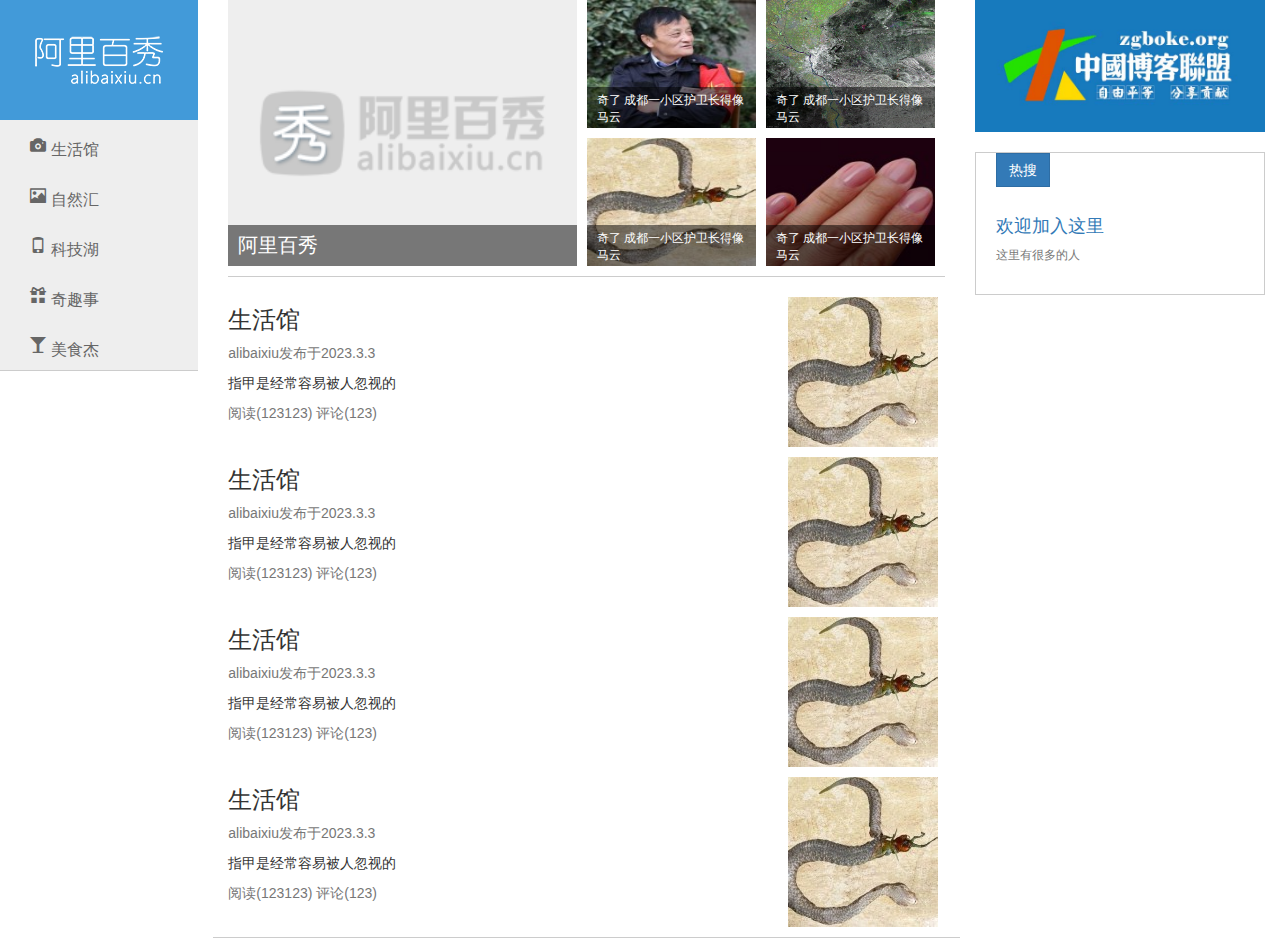
<file: alibaixiu/index.html>
<!doctype html>
<html lang="en">
<head>
    <meta charset="utf-8">
    <meta http-equiv="X-UA-Compatible" content="IE=edge">
    <meta name="viewport" content="width=device-width, initial-scale=1">
    <!-- 上述3个meta标签*必须*放在最前面，任何其他内容都*必须*跟随其后！ -->
    <title>Document</title>
    <!-- Bootstrap -->
    <link rel="stylesheet" href="https://stackpath.bootstrapcdn.com/bootstrap/3.4.1/css/bootstrap.min.css"
          integrity="sha384-HSMxcRTRxnN+Bdg0JdbxYKrThecOKuH5zCYotlSAcp1+c8xmyTe9GYg1l9a69psu" crossorigin="anonymous">
    <!--[if lt IE 9]>
    <script src="https://cdn.jsdelivr.cn/npm/html5shiv@3.7.3/dist/html5shiv.min.js"></script>
    <script src="https://cdn.jsdelivr.cn/npm/respond.js@1.4.2/dest/respond.min.js"></script>
    <![endif]-->
    <!--    引入我们自己的css文件-->
    <link rel="stylesheet" href="css/index.css">
</head>
<body>
<div class="container">
    <div class="row">

        <header class="col-md-2">
            <div class="logo">
                <a href="#">
                    <img src="images/logo.png" alt="" class="hidden-xs">
                    <span class="visible-xs">阿里百秀</span>
                </a>
            </div>
            <div class="nav">
                <ul class="clearfix">
                    <li><a href="#" class="glyphicon glyphicon-camera">生活馆</a></li>
                    <li><a href="#" class="glyphicon glyphicon-picture">自然汇</a></li>
                    <li><a href="#" class="glyphicon glyphicon-phone">科技湖</a></li>
                    <li><a href="#" class="glyphicon glyphicon-gift">奇趣事</a></li>
                    <li><a href="#" class="glyphicon glyphicon-glass">美食杰</a></li>
                </ul>
            </div>
        </header>


        <article class="col-md-7">
            <!--            新闻模块-->
            <div class="news clearfix">
                <ul>
                    <li>
                        <a href="#">
                            <img src="upload/lg.png" alt="">
                            <p>阿里百秀</p>
                        </a>
                    </li>
                    <li>
                        <a href="#">
                            <img src="upload/1.jpg" alt="">
                            <p>奇了 成都一小区护卫长得像马云</p>
                        </a>
                    </li>
                    <li>
                        <a href="#">
                            <img src="upload/2.jpg" alt="">
                            <p>奇了 成都一小区护卫长得像马云</p>
                        </a>
                    </li>
                    <li>
                        <a href="#">
                            <img src="upload/3.jpg" alt="">
                            <p>奇了 成都一小区护卫长得像马云</p>
                        </a>
                    </li>
                    <li>
                        <a href="#">
                            <img src="upload/4.jpg" alt="">
                            <p>奇了 成都一小区护卫长得像马云</p>
                        </a>
                    </li>

                </ul>
            </div>
            <!--            发表-->
            <div class="publish">
                <div class="row">
                    <div class="col-sm-9">
                        <h3>生活馆</h3>
                        <p class="text-muted hidden-xs">alibaixiu发布于2023.3.3</p>
                        <p class="hidden-xs">指甲是经常容易被人忽视的</p>
                        <p class="text-muted">阅读(123123) 评论(123) </p>
                    </div>
                    <div class="col-sm-3 pic hidden-xs">
                        <img src="upload/3.jpg" alt="">
                    </div>
                    <div class="col-sm-9">
                        <h3>生活馆</h3>
                        <p class="text-muted hidden-xs">alibaixiu发布于2023.3.3</p>
                        <p class="hidden-xs">指甲是经常容易被人忽视的</p>
                        <p class="text-muted">阅读(123123) 评论(123) </p>
                    </div>
                    <div class="col-sm-3 pic hidden-xs">
                        <img src="upload/3.jpg" alt="">
                    </div>
                    <div class="col-sm-9">
                        <h3>生活馆</h3>
                        <p class="text-muted hidden-xs">alibaixiu发布于2023.3.3</p>
                        <p class="hidden-xs">指甲是经常容易被人忽视的</p>
                        <p class="text-muted">阅读(123123) 评论(123) </p>
                    </div>
                    <div class="col-sm-3 pic hidden-xs">
                        <img src="upload/3.jpg" alt="">
                    </div>
                    <div class="col-sm-9">
                        <h3>生活馆</h3>
                        <p class="text-muted hidden-xs">alibaixiu发布于2023.3.3</p>
                        <p class="hidden-xs">指甲是经常容易被人忽视的</p>
                        <p class="text-muted">阅读(123123) 评论(123) </p>
                    </div>
                    <div class="col-sm-3 pic hidden-xs">
                        <img src="upload/3.jpg" alt="">
                    </div>
                </div>
            </div>
        </article>
        <aside class="col-md-3">
            <a href="#" class="banner">
                <img src="upload/zgboke.jpg" alt="">
            </a>
            <a href="#" class="hot">
                <span class="btn btn-primary">热搜</span>
                <h4 class="text-primary">欢迎加入这里</h4>
                <p class="text-muted">这里有很多的人</p>
            </a>
        </aside>
    </div>
</div>
</body>
</html>
</file>
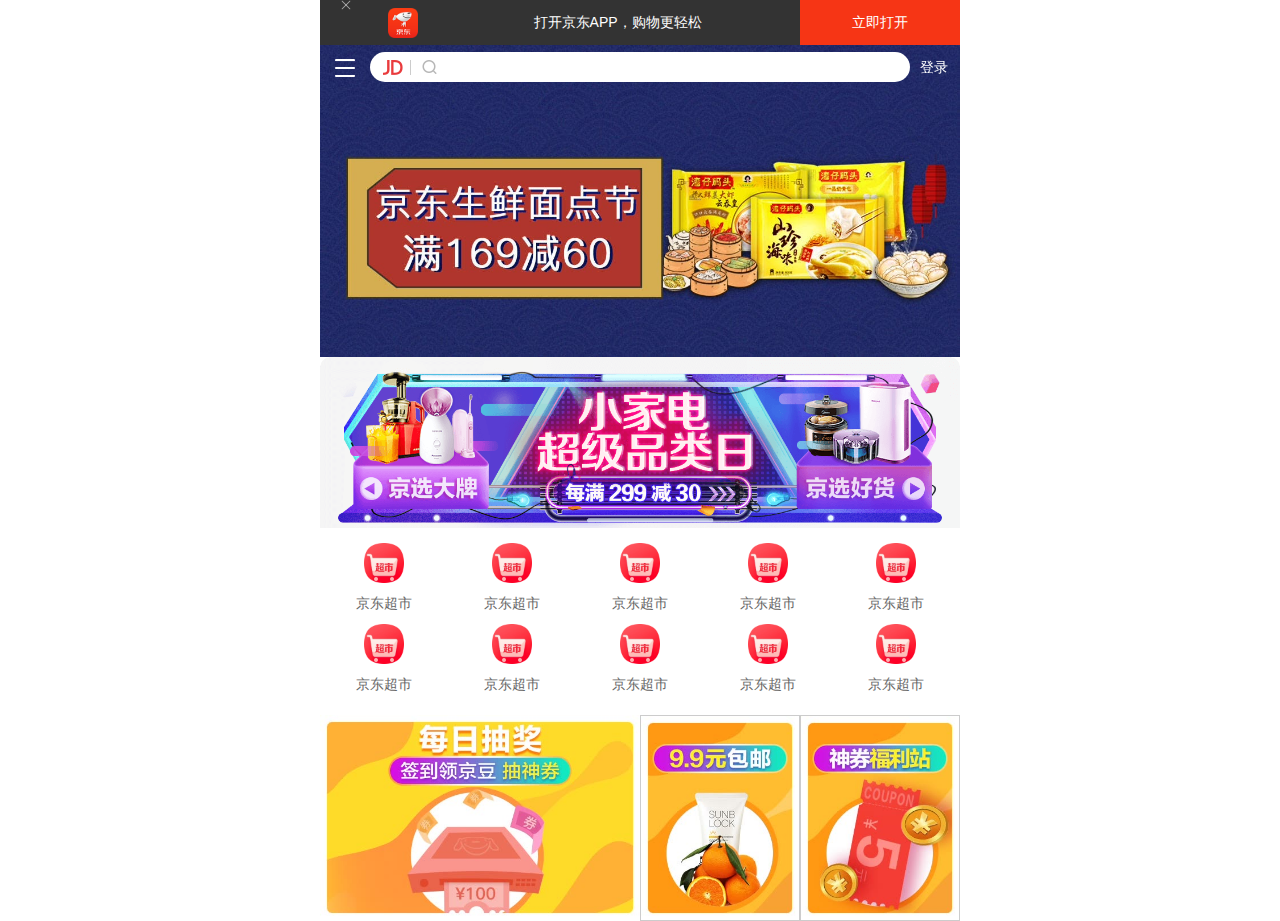
<file: jd/index.html>
<!DOCTYPE html>
<html lang="en">

<head>
    <meta charset="UTF-8">
    <meta http-equiv="X-UA-Compatible" content="IE=edge">
    <meta name="viewport" content="width=device-width, initial-scale=1.0,user-scalable=no,maximum-scale=1.0,
    mimimum-scale=1.0">
    <title>京东移动端</title>
    <!-- 引入初始化 -->
    <link rel="stylesheet" href="https://necolas.github.io/normalize.css/8.0.1/normalize.css">
    <!-- 引入初始化 -->
    <link rel="stylesheet" href="css/index.css">

</head>

<body>
    <!-- 顶部 -->
    <header class="app">
        <ul>
            <li><img src="images/close.png" alt=""></li>
            <li><img src="images/logo.png" alt=""></li>
            <li>打开京东APP，购物更轻松</li>
            <li>立即打开</li>
        </ul>
    </header>
    <!-- 搜索 -->
    <div class="search-warp">
        <div class="search-btn"></div>
        <div class="search">
            <div class="jd-icon"></div>
            <div class="sou"></div>
        </div>
        <div class="search-login">登录</div>
    </div>
    <!-- 主体内容部分 -->
    <div class="main-content">
        <!-- 滑动图 -->
        <div class="slider"><img src="upload/banner.dpg" alt=""></div>
        <!-- 小家电品牌日 -->
        <div class="brand">
            <div><a href="#"><img src="upload/pic11.dpg" alt=""></a></div>
            <div><a href="#"><img src="upload/pic22.dpg" alt=""></a></div>
            <div><a href="#"><img src="upload/pic33.dpg" alt=""></a></div>
        </div>
        <!-- nav部分-->
        <nav class="clearfix">
            <a href="#"><img src="upload/nav1.webp" alt=""><span>京东超市</span></a>
            <a href="#"><img src="upload/nav1.webp" alt=""><span>京东超市</span></a>
            <a href="#"><img src="upload/nav1.webp" alt=""><span>京东超市</span></a>
            <a href="#"><img src="upload/nav1.webp" alt=""><span>京东超市</span></a>
            <a href="#"><img src="upload/nav1.webp" alt=""><span>京东超市</span></a>
            <a href="#"><img src="upload/nav1.webp" alt=""><span>京东超市</span></a>
            <a href="#"><img src="upload/nav1.webp" alt=""><span>京东超市</span></a>
            <a href="#"><img src="upload/nav1.webp" alt=""><span>京东超市</span></a>
            <a href="#"><img src="upload/nav1.webp" alt=""><span>京东超市</span></a>
            <a href="#"><img src="upload/nav1.webp" alt=""><span>京东超市</span></a>
        </nav>
        <!-- 新闻模块 -->
        <div class="news">
            <a href="#"><img src="upload/new1.dpg" alt=""></a>
            <a href="#"><img src="upload/new2.dpg" alt=""></a>
            <a href="#"><img src="upload/new3.dpg" alt=""></a>
        </div>
    </div>
</body>

</html>
</file>
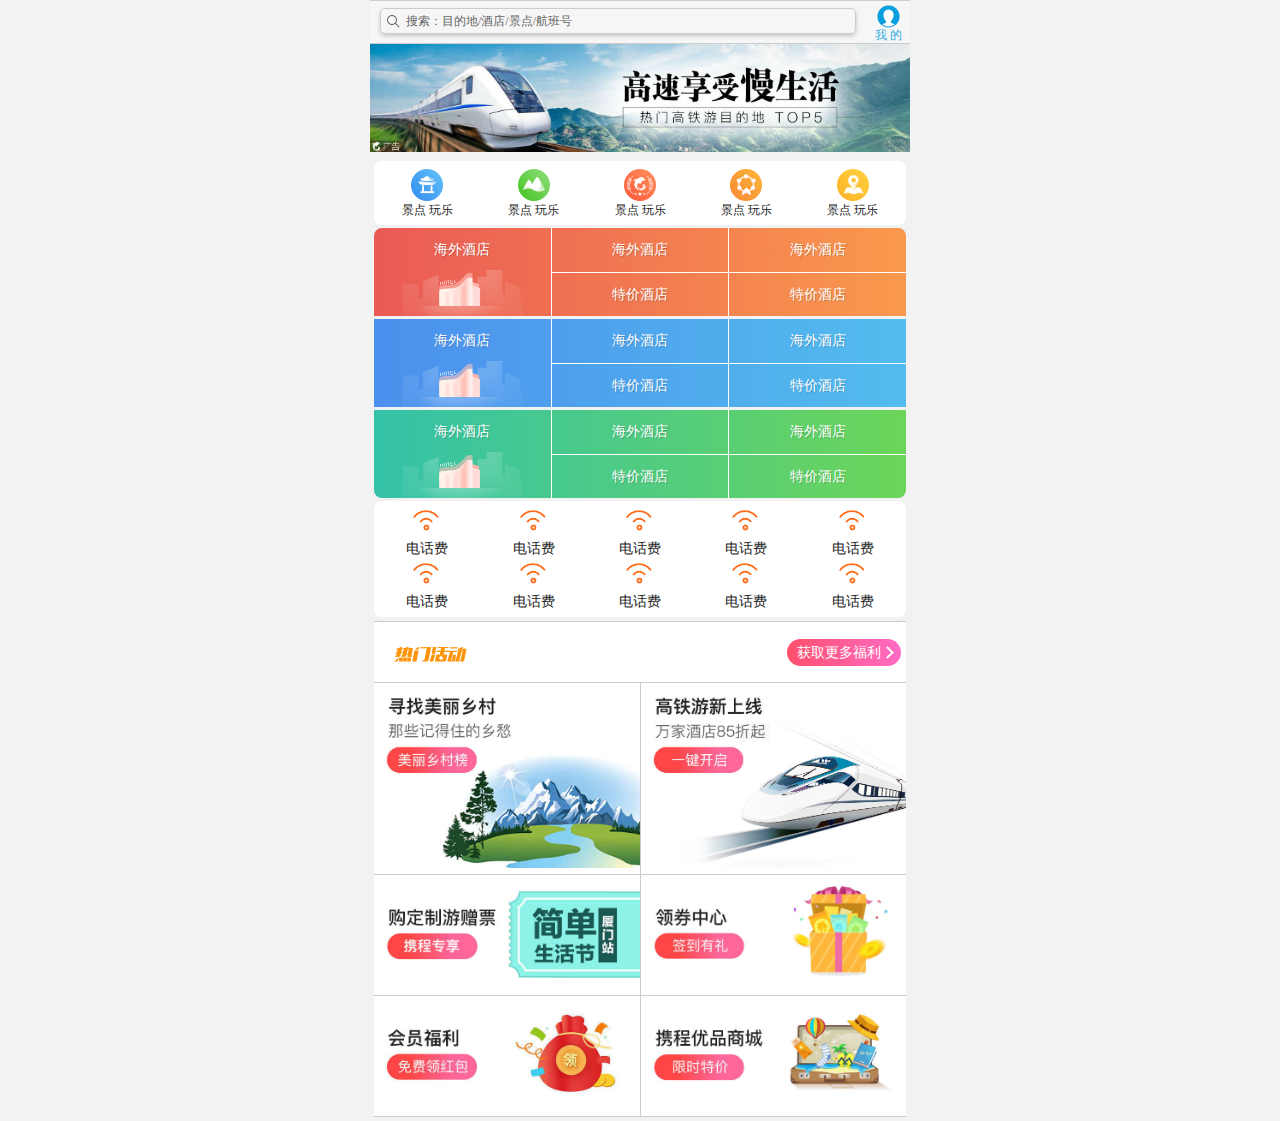
<file: xc/index.html>
<!DOCTYPE html>
<html lang="en">

<head>
    <meta charset="UTF-8">
    <meta http-equiv="X-UA-Compatible" content="IE=edge">
    <meta name="viewport" content="width=device-width, initial-scale=1.0">
    <title>携程旅游</title>
    <link rel="stylesheet" href="https://csstools.github.io/normalize.css/11.0.0/normalize.css">
    <link rel="stylesheet" href="css/index.css">
</head>


<body>
    <!-- 顶部搜索 -->
    <div class="search-index">
        <div class="search">搜索：目的地/酒店/景点/航班号</div>
        <a href="#" class="user">我 的</a>
    </div>
    <!-- 焦点图模块 -->
    <div class="focus">
        <img src="upload/focus.jpg" alt="">
    </div>
    <!-- 局部导航栏 -->
    <ul class="local-nav">
        <li><a href="#" title="景点"><span class="local-nav-icon-icon1"></span><span>景点 玩乐</span></a></li>
        <li><a href="#" title="景点"><span class="local-nav-icon-icon2"></span><span>景点 玩乐</span></a></li>
        <li><a href="#" title="景点"><span class="local-nav-icon-icon3"></span><span>景点 玩乐</span></a></li>
        <li><a href="#" title="景点"><span class="local-nav-icon-icon4"></span><span>景点 玩乐</span></a></li>
        <li><a href="#" title="景点"><span class="local-nav-icon-icon5"></span><span>景点 玩乐</span></a></li>
    </ul>
    <!-- 主导航栏 -->
    <nav>
        <div class="nav-common">
            <div class="nav-items">
                <a href="#">海外酒店</a>
            </div>
            <div class="nav-items">
                <a href="#">海外酒店</a>
                <a href="#">特价酒店</a>
            </div>
            <div class="nav-items">
                <a href="#">海外酒店</a>
                <a href="#">特价酒店</a>
            </div>
        </div>
        <div class="nav-common">
            <div class="nav-items">
                <a href="#">海外酒店</a>
            </div>
            <div class="nav-items">
                <a href="#">海外酒店</a>
                <a href="#">特价酒店</a>
            </div>
            <div class="nav-items">
                <a href="#">海外酒店</a>
                <a href="#">特价酒店</a>
            </div>
        </div>
        <div class="nav-common">
            <div class="nav-items">
                <a href="#">海外酒店</a>
            </div>
            <div class="nav-items">
                <a href="#">海外酒店</a>
                <a href="#">特价酒店</a>
            </div>
            <div class="nav-items">
                <a href="#">海外酒店</a>
                <a href="#">特价酒店</a>
            </div>
        </div>
    </nav>
    <!-- 侧导航栏 -->
    <ul class="subnav-entry">
        <li>
            <a href="#"><span class="subnav-entry-icon-icon1"></span><span>电话费</span></a>
        </li>
        <li>
            <a href="#"><span class="subnav-entry-icon-icon2"></span><span>电话费</span></a>
        </li>
        <li>
            <a href="#"><span class="subnav-entry-icon-icon3"></span><span>电话费</span></a>
        </li>
        <li>
            <a href="#"><span class="subnav-entry-icon-icon4"></span><span>电话费</span></a>
        </li>
        <li>
            <a href="#"><span class="subnav-entry-icon-icon5"></span><span>电话费</span></a>
        </li><a href=""></a>
        <li><a href=""></a>
            <a href="#"><span class="subnav-entry-icon-icon6"></span><span>电话费</span></a>
        </li><a href=""></a>
        <li><a href=""></a>
            <a href="#"><span class="subnav-entry-icon-icon7"></span><span>电话费</span></a>
        </li><a href=""></a>
        <li><a href=""></a>
            <a href="#"><span class="subnav-entry-icon-icon8"></span><span>电话费</span></a>
        </li><a href=""></a>
        <li><a href=""></a>
            <a href="#"><span class="subnav-entry-icon-icon9"></span><span>电话费</span></a>
        </li><a href=""></a>
        <li><a href=""></a>
            <a href="#"><span class="subnav-entry-icon-icon10"></span><span>电话费</span<< /a>
        </li>
    </ul>
    <!-- 销售模块 -->
    <div class="sales-box">
        <div class="sales-hd">
            <h2>热门活动</h2>
            <a href="#" class="more">获取更多福利</a>
        </div>
        <div class="sales-bd">
            <div class="row">
                <a href="#"><img src="upload/pic1.jpg" alt=""></a>
                <a href="#"><img src="upload/pic2.jpg" alt=""></a>
            </div>
            <div class="row">
                <a href="#"><img src="upload/pic3.jpg" alt=""></a>
                <a href="#"><img src="upload/pic4.jpg" alt=""></a>
            </div>
            <div class="row">
                <a href="#"><img src="upload/pic5.jpg" alt=""></a>
                <a href="#"><img src="upload/pic6.jpg" alt=""></a>
            </div>
        </div>
    </div>
</body>

</html>
</file>
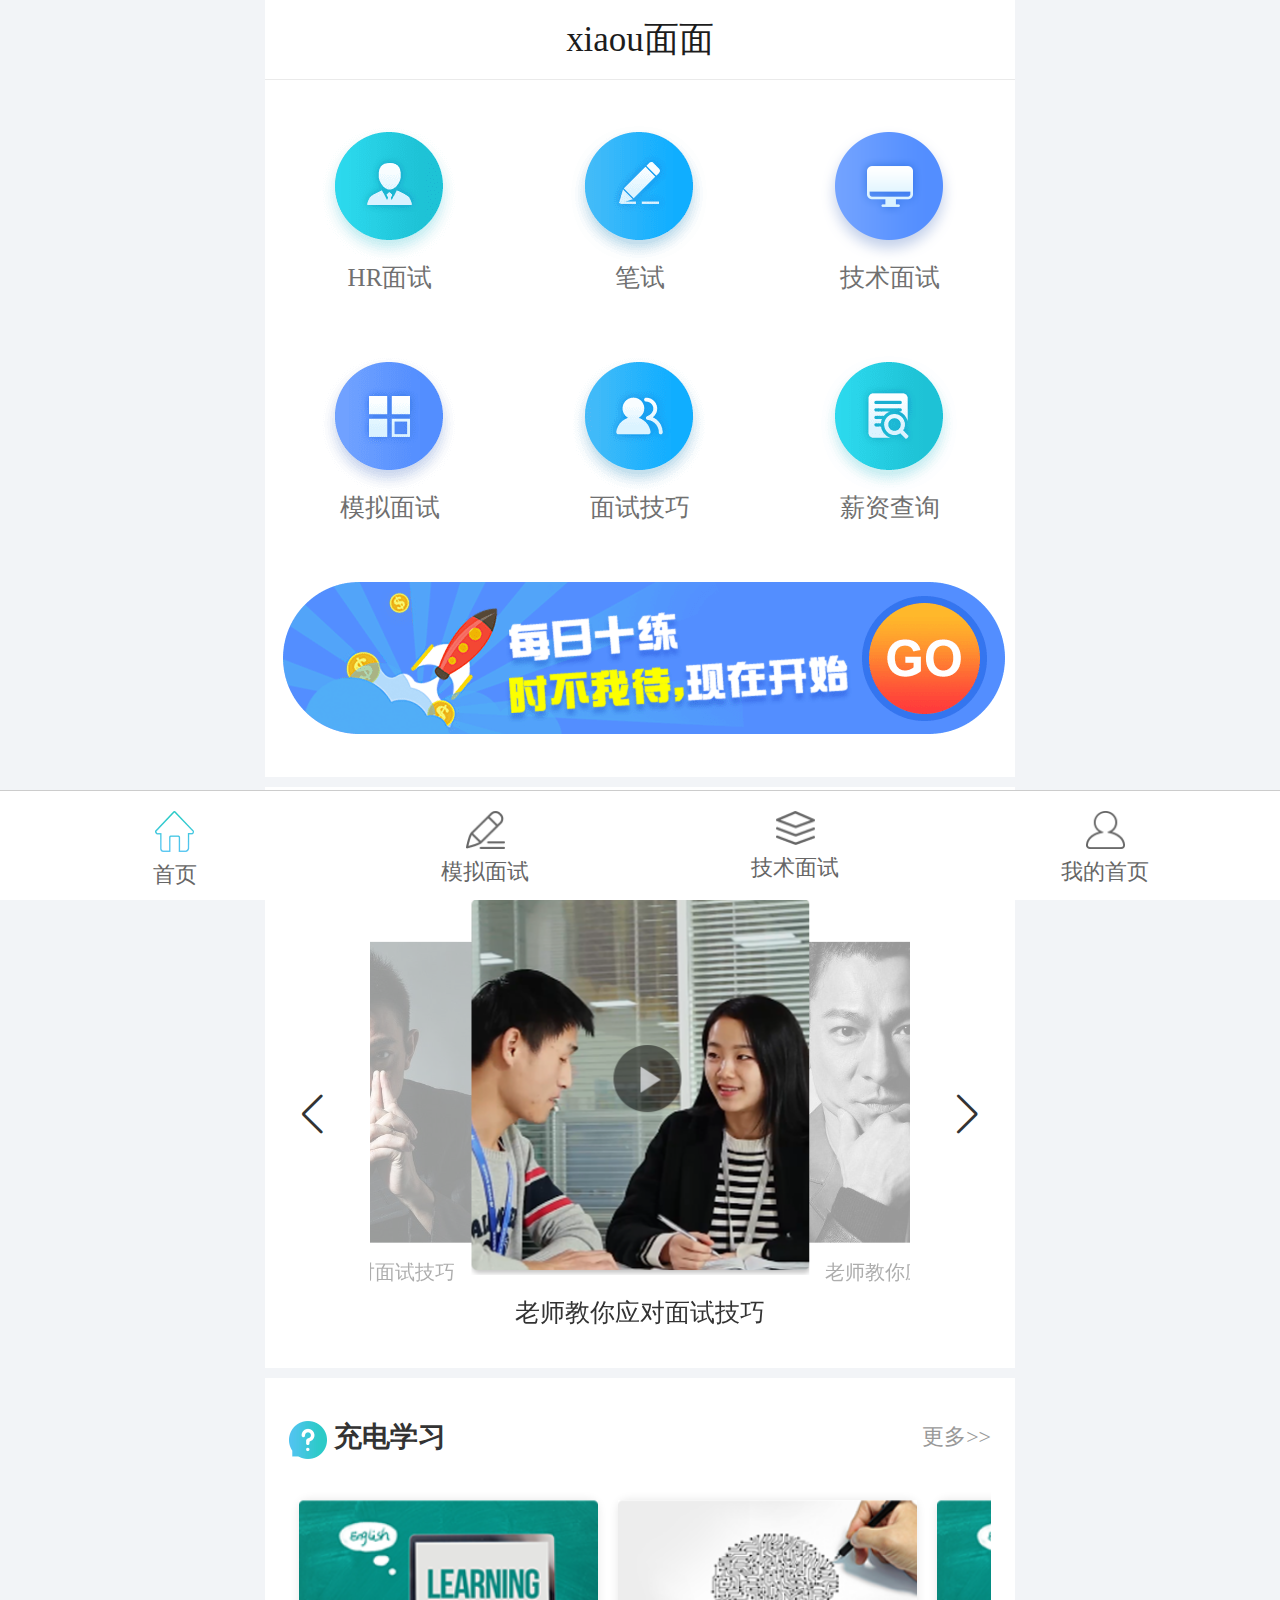
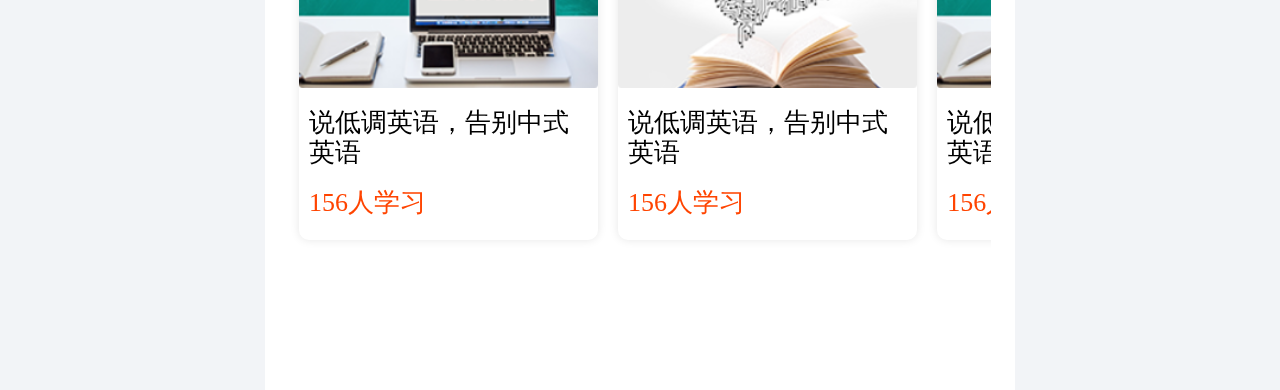
<file: xiaoumm/index.html>
<!DOCTYPE html>
<html lang="en">

<head>
  <meta charset="UTF-8" />
  <meta name="viewport" content="width=device-width, initial-scale=1.0" />
  <title>xiaou面面</title>
  <link rel="stylesheet" href="./css/normalize.css" />
  <!-- 先引入css文件 放到自己css文件的上面 -->
  <link rel="stylesheet" href="./css/swiper.min.css" />
  <link rel="stylesheet" href="./css/index.css" />
</head>

<body>
  <section class="warp">
    <!-- 头部区域 -->
    <header class="header">xiaou面面</header>
    <!-- 导航栏部分 -->
    <nav class="nav">
      <a href="#" class="item">
        <img src="./icons/icon1.png" alt="" />
        <span>HR面试</span>
      </a>
      <a href="#" class="item">
        <img src="./icons/icon2.png" alt="" />
        <span>笔试</span>
      </a>
      <a href="#" class="item">
        <img src="./icons/icon3.png" alt="" />
        <span>技术面试</span>
      </a>
      <a href="#" class="item">
        <img src="./icons/icon4.png" alt="" />
        <span>模拟面试</span>
      </a>
      <a href="#" class="item">
        <img src="./icons/icon5.png" alt="" />
        <span>面试技巧</span>
      </a>
      <a href="#" class="item">
        <img src="./icons/icon6.png" alt="" />
        <span>薪资查询</span>
      </a>
    </nav>
    <!-- go模块 -->
    <section class="go">
      <img src="./images/go.png" alt="" />
    </section>
  </section>
  <!-- 就业指导模块 -->
  <section class="content">
    <!-- 头部 -->
    <div class="con-hd">
      <h4>
        <span class="icon"><img src="./icons/i2.png" alt="" /></span>
        就业指导
      </h4>
      <a href="#" class="more">更多>></a>
    </div>
    <!-- 旋转木马轮播图模块 -->
    <div class="get_job_focus">
      <!-- Swiper -->
      <div class="swiper-container get_job_fo">
        <div class="swiper-wrapper">
          <div class="swiper-slide">
            <a href="#"><img src="./images/pic.png" alt="" /></a>
            <p>老师教你应对面试技巧</p>
          </div>
          <div class="swiper-slide">
            <a href="#"><img src="./images/ldh.jpg" alt="" /></a>
            <p>老师教你应对面试技巧</p>
          </div>
          <div class="swiper-slide">
            <a href="#"><img src="./images/3.jpg" alt="" /></a>
            <p>老师教你应对面试技巧</p>
          </div>
        </div>
      </div>
      <!-- Add Arrows 根据需求这个代码放到 container外面 添加左右箭头-->
      <div class="swiper-button-next"></div>
      <div class="swiper-button-prev"></div>
    </div>
  </section>
  <!-- 充电学习模块 -->
  <section class="content study_con">
    <!-- 头部 -->
    <div class="con-hd">
      <h4>
        <span class="icon"><img src="./icons/i2.png" alt="" /></span>
        充电学习
      </h4>
      <a href="#" class="more">更多>></a>
    </div>
    <!-- 学习模块轮播图模块 -->
    <div class="study">
      <!-- Swiper -->
      <div class="swiper-container study_fo">
        <div class="swiper-wrapper">
          <div class="swiper-slide">
            <img src="./images/pic1.png" alt="" />
            <h5>说低调英语，告别中式英语</h5>
            <p>156人学习</p>
          </div>
          <div class="swiper-slide">
            <img src="./images/pic2.png" alt="" />
            <h5>说低调英语，告别中式英语</h5>
            <p>156人学习</p>
          </div>
          <div class="swiper-slide">
            <img src="./images/pic1.png" alt="" />
            <h5>说低调英语，告别中式英语</h5>
            <p>156人学习</p>
          </div>
          <div class="swiper-slide">
            <img src="./images/pic1.png" alt="" />
            <h5>说低调英语，告别中式英语</h5>
            <p>156人学习</p>
          </div>
        </div>
        <!-- Add Pagination -->
        <div class="swiper-pagination"></div>
      </div>
    </div>
  </section>
  <footer class="footer">
    <a href="#" class="item">
      <img src="./icons/home.png" alt="" />
      <p>首页</p>
    </a>
    <a href="#" class="item">
      <img src="./icons/ms.png" alt="" />
      <p>模拟面试</p>
    </a>
    <a href="#" class="item">
      <img src="./icons/net.png" alt="" />
      <p>技术面试</p>
    </a>
    <a href="#" class="item">
      <img src="./icons/user.png" alt="" />
      <p>我的首页</p>
    </a>
  </footer>
  <script src="./js/flexible.js"></script>
  <!-- 比如引入js文件 -->
  <script src="./js/swiper.min.js"></script>
  <script>
    // 第一个函数里面是 就业指导轮播图
    (function () {
      var swiper = new Swiper(".get_job_fo", {
        // 能够显示的 slider的个数
        slidesPerView: 2,
        // 每一个slide之间的距离
        spaceBetween: 30,
        centeredSlides: true,
        loop: true,
        // 添加左右箭头
        navigation: {
          nextEl: ".swiper-button-next",
          prevEl: ".swiper-button-prev",
        },
      });
    })();
    // 第二个函数的轮播图
    (function () {
      //  如果有多个轮播图最好修改下 swiper-container
      var swiper = new Swiper(".study_fo", {
        // 我们可以可以看看到的是 2个半
        slidesPerView: 2.2,
        spaceBetween: 20,
      });
    })();
  </script>
</body>

</html>
</file>
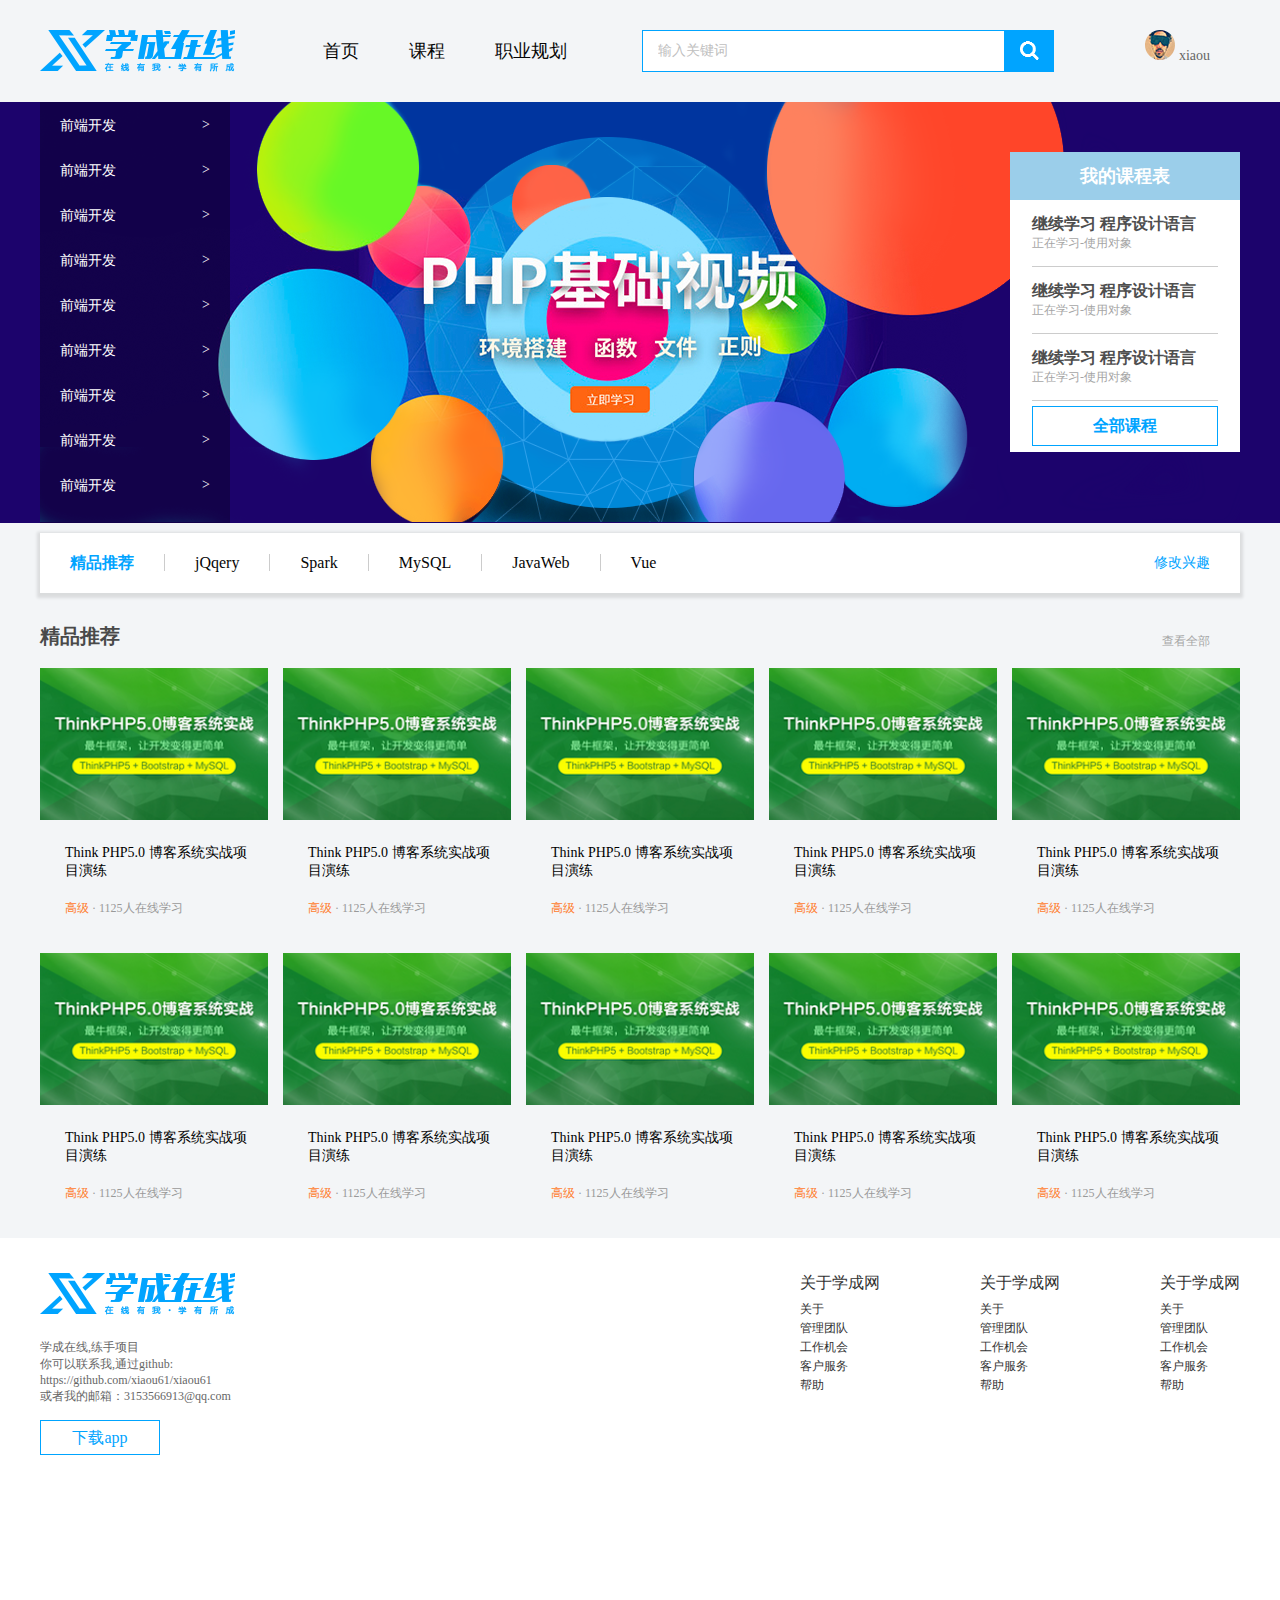
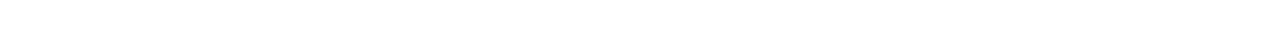
<file: 综合案例5/index.html>
<!DOCTYPE html>
<html lang="en">

<head>
    <meta charset="UTF-8">
    <meta http-equiv="X-UA-Compatible" content="IE=edge">
    <meta name="viewport" content="width=device-width, initial-scale=1.0">
    <title>Document</title>
    <link rel="stylesheet" href="style.css">
</head>

<body>
    <!-- 头部 -->
    <div class="w header">


        <!-- logo部分 -->
        <div class="logo">
            <img src="images/logo.png">
        </div>


        <!-- 导航栏部分 nav -->
        <div class="nav">
            <ul>
                <li><a href="#">首页</a></li>
                <li><a href="#">课程</a></li>
                <li><a href="#">职业规划</a></li>
            </ul>
        </div>

        <!-- 搜索模块 -->
        <div class="search">
            <input type="text" value="输入关键词">
            <button></button>
        </div>
        <!-- 用户模块 -->
        <div class="user">
            <img src="images/user.png">
            xiaou
        </div>

    </div>

    <!-- banner部分 -->
    <div class="banner">
        <!-- 版心 -->
        <div class="w">
            <div class="subnav">
                <ul>
                    <li><a href="#">前端开发 <span> > </span> </a></li>
                    <li><a href="#">前端开发 <span> > </span> </a></li>
                    <li><a href="#">前端开发 <span> > </span> </a></li>
                    <li><a href="#">前端开发 <span> > </span> </a></li>
                    <li><a href="#">前端开发 <span> > </span> </a></li>
                    <li><a href="#">前端开发 <span> > </span> </a></li>
                    <li><a href="#">前端开发 <span> > </span> </a></li>
                    <li><a href="#">前端开发 <span> > </span> </a></li>
                    <li><a href="#">前端开发 <span> > </span> </a></li>
                </ul>
            </div>

            <!-- 课程表模块 -->
            <div class="course">
                <h2>我的课程表</h2>
                <div class="bd">
                    <ul>
                        <li>
                            <h4>继续学习 程序设计语言</h4>
                            <p>正在学习-使用对象</p>
                        </li>
                        <li>
                            <h4>继续学习 程序设计语言</h4>
                            <p>正在学习-使用对象</p>
                        </li>
                        <li>
                            <h4>继续学习 程序设计语言</h4>
                            <p>正在学习-使用对象</p>
                        </li>
                    </ul>
                    <a href="#" class="more">全部课程</a>

                </div>
            </div>
        </div>
    </div>

    <!-- 精品推荐模块 -->
    <div class="goods w">
        <h3>精品推荐</h3>
        <ul>
            <li><a href="#">jQqery</a></li>
            <li><a href="#">Spark</a></li>
            <li><a href="#">MySQL</a></li>
            <li><a href="#">JavaWeb</a></li>
            <li><a href="#">Vue</a></li>
        </ul>
        <a href="#" class="mod">修改兴趣</a>
    </div>

    <!-- box盒子内容区域 -->
    <div class="box w">
        <div class="box-hd">
            <h3>精品推荐</h3>
            <a href="#">查看全部</a>
        </div>
        <div class="box-bd">
            <ul class="clearfix">
                <li>
                    <img src="images/pic.png" alt="">
                    <h4>
                        Think PHP5.0 博客系统实战项目演练
                    </h4>
                    <div class="info">
                        <span>高级</span> · 1125人在线学习
                    </div>
                </li>
                <li>
                    <img src="images/pic.png" alt="">
                    <h4>
                        Think PHP5.0 博客系统实战项目演练
                    </h4>
                    <div class="info">
                        <span>高级</span> · 1125人在线学习
                    </div>
                </li>
                <li>
                    <img src="images/pic.png" alt="">
                    <h4>
                        Think PHP5.0 博客系统实战项目演练
                    </h4>
                    <div class="info">
                        <span>高级</span> · 1125人在线学习
                    </div>
                </li>
                <li>
                    <img src="images/pic.png" alt="">
                    <h4>
                        Think PHP5.0 博客系统实战项目演练
                    </h4>
                    <div class="info">
                        <span>高级</span> · 1125人在线学习
                    </div>
                </li>
                <li>
                    <img src="images/pic.png" alt="">
                    <h4>
                        Think PHP5.0 博客系统实战项目演练
                    </h4>
                    <div class="info">
                        <span>高级</span> · 1125人在线学习
                    </div>
                </li>
                <li>
                    <img src="images/pic.png" alt="">
                    <h4>
                        Think PHP5.0 博客系统实战项目演练
                    </h4>
                    <div class="info">
                        <span>高级</span> · 1125人在线学习
                    </div>
                </li>
                <li>
                    <img src="images/pic.png" alt="">
                    <h4>
                        Think PHP5.0 博客系统实战项目演练
                    </h4>
                    <div class="info">
                        <span>高级</span> · 1125人在线学习
                    </div>
                </li>
                <li>
                    <img src="images/pic.png" alt="">
                    <h4>
                        Think PHP5.0 博客系统实战项目演练
                    </h4>
                    <div class="info">
                        <span>高级</span> · 1125人在线学习
                    </div>
                </li>
                <li>
                    <img src="images/pic.png" alt="">
                    <h4>
                        Think PHP5.0 博客系统实战项目演练
                    </h4>
                    <div class="info">
                        <span>高级</span> · 1125人在线学习
                    </div>
                </li>
                <li>
                    <img src="images/pic.png" alt="">
                    <h4>
                        Think PHP5.0 博客系统实战项目演练
                    </h4>
                    <div class="info">
                        <span>高级</span> · 1125人在线学习
                    </div>
                </li>
            </ul>
        </div>
    </div>

    <!-- footer模块 -->
    <div class="footer">
        <div class="w">
            <div class="copyright">
                <img src="images/logo.png" alt="">
                <p>学成在线,练手项目<br>
                    你可以联系我,通过github: <br> <a
                        href="https://github.com/xiaou61/xiaou61">https://github.com/xiaou61/xiaou61</a>
                    <br>
                    或者我的邮箱：3153566913@qq.com
                </p>
                <a href="#" class="app">下载app</a>
            </div>
            <div class="links">
                <dl>
                    <dt>关于学成网</dt>
                    <dd><a href="#">关于</a></dd>
                    <dd><a href="#">管理团队</a></dd>
                    <dd><a href="#">工作机会</a></dd>
                    <dd><a href="#">客户服务</a></dd>
                    <dd><a href="#">帮助</a></dd>
                </dl>
                <dl>
                    <dt>关于学成网</dt>
                    <dd><a href="#">关于</a></dd>
                    <dd><a href="#">管理团队</a></dd>
                    <dd><a href="#">工作机会</a></dd>
                    <dd><a href="#">客户服务</a></dd>
                    <dd><a href="#">帮助</a></dd>
                </dl>
                <dl>
                    <dt>关于学成网</dt>
                    <dd><a href="#">关于</a></dd>
                    <dd><a href="#">管理团队</a></dd>
                    <dd><a href="#">工作机会</a></dd>
                    <dd><a href="#">客户服务</a></dd>
                    <dd><a href="#">帮助</a></dd>
                </dl>
            </div>
        </div>
    </div>
</body>

</html>
</file>
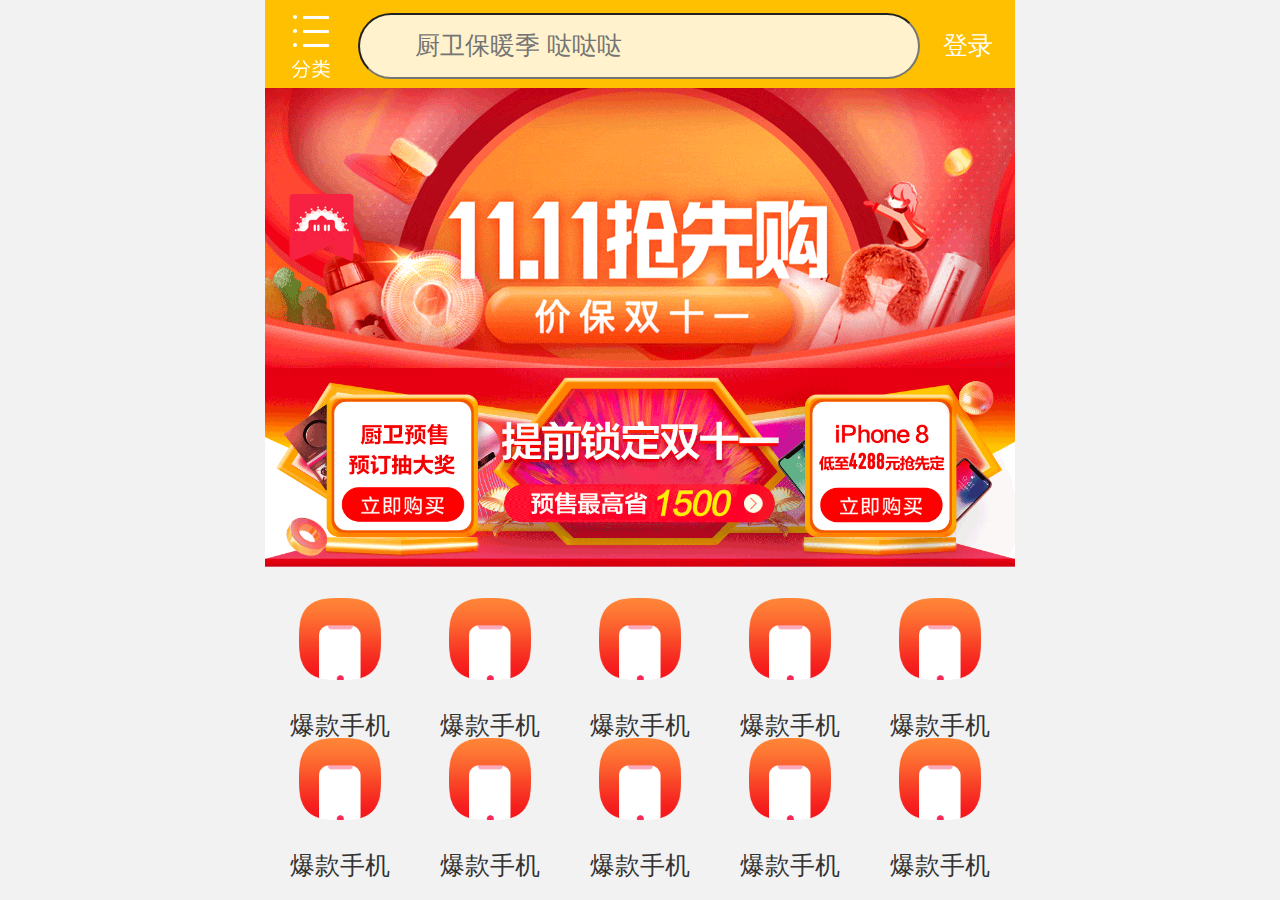
<file: 苏宁易购/index.html>
<!doctype html>
<html lang="en">
<head>
    <meta charset="UTF-8">
    <meta name="viewport"
          content="width=device-width, user-scalable=no, initial-scale=1.0, maximum-scale=1.0, minimum-scale=1.0">
    <meta http-equiv="X-UA-Compatible" content="ie=edge">
    <link rel="stylesheet" href="css/normalize.css">
    <link rel="stylesheet" href="css/index.css">
    <title>Document</title>
</head>
<body>
<!--顶部搜索框-->
<div class="search-content">
    <a href="#" class="classfiy"></a>
    <div class="search">
        <form action="">
            <input type="search" value="厨卫保暖季 哒哒哒">
        </form>
    </div>
    <a href="#" class="login">登录</a>
</div>
<!--banner部分-->
<div class="banner">
    <img src="upload/banner.gif" alt="">
</div>
<!--广告部分-->
<div class="ad">
    <a href="#"><img src="upload/ad1.gif" alt=""></a>
    <a href="#"><img src="upload/ad2.gif" alt=""></a>
    <a href="#"><img src="upload/ad3.gif" alt=""></a>
</div>
<!--nav模块-->
<nav>
    <a href="#"><img src="upload/nav1.png" alt=""><span>爆款手机</span></a>
    <a href="#"><img src="upload/nav1.png" alt=""><span>爆款手机</span></a>
    <a href="#"><img src="upload/nav1.png" alt=""><span>爆款手机</span></a>
    <a href="#"><img src="upload/nav1.png" alt=""><span>爆款手机</span></a>
    <a href="#"><img src="upload/nav1.png" alt=""><span>爆款手机</span></a>
    <a href="#"><img src="upload/nav1.png" alt=""><span>爆款手机</span></a>
    <a href="#"><img src="upload/nav1.png" alt=""><span>爆款手机</span></a>
    <a href="#"><img src="upload/nav1.png" alt=""><span>爆款手机</span></a>
    <a href="#"><img src="upload/nav1.png" alt=""><span>爆款手机</span></a>
    <a href="#"><img src="upload/nav1.png" alt=""><span>爆款手机</span></a>
</nav>
</body>
</html>
</file>
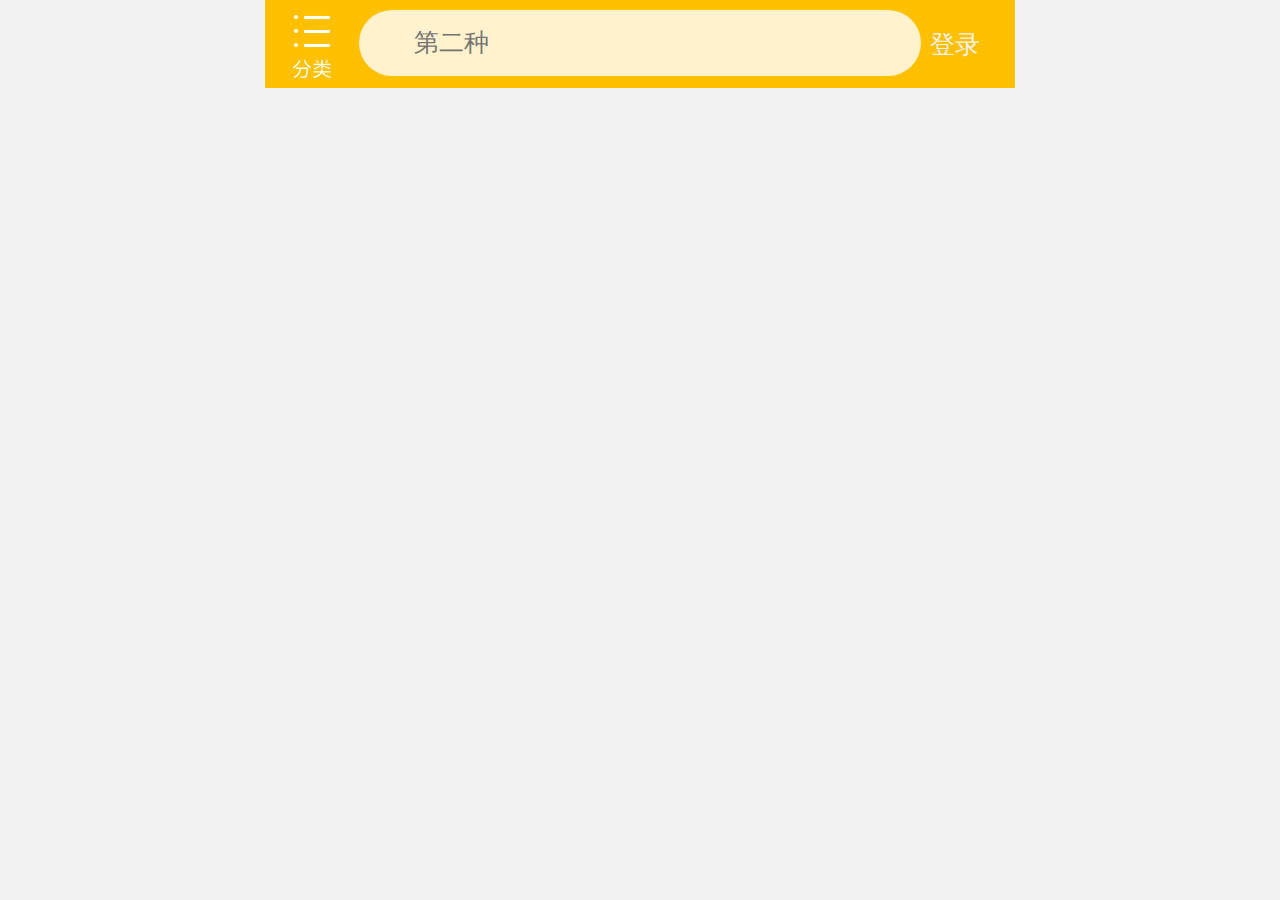
<file: 苏宁易购2/index.html>
<!doctype html>
<html lang="en">
<head>
    <meta charset="UTF-8">
    <meta name="viewport"
          content="width=device-width, user-scalable=no, initial-scale=1.0, maximum-scale=1.0, minimum-scale=1.0">
    <meta http-equiv="X-UA-Compatible" content="ie=edge">
    <link rel="stylesheet" href="css/normalize.css">
    <link rel="stylesheet" href="css/index.css">
    <script src="js/flexible.js"></script>
    <title>Document</title>
</head>
<body>
    <div class="search-content">
        <a href="#" class="classfiy"></a>
        <div class="search">
            <form action="">
                <input type="search" value="第二种">
            </form>
        </div>
        <a href="#" class="login">登录</a>
    </div>
</body>
</html>
</file>
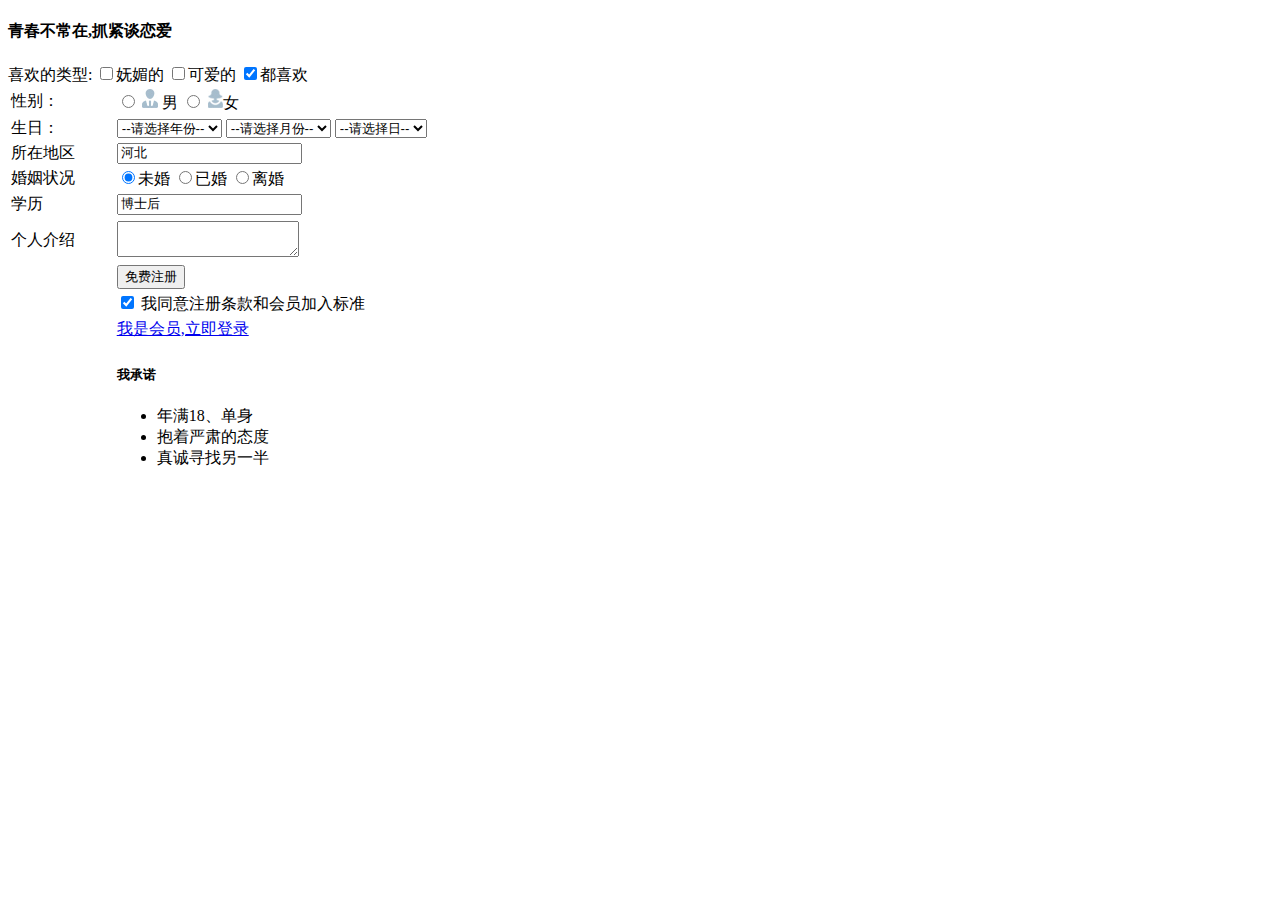
<file: 综合案例2/9.html>
<!DOCTYPE html>
<html lang="en">
<head>
    <meta charset="UTF-8">
    <meta http-equiv="X-UA-Compatible" content="IE=edge">
    <meta name="viewport" content="width=device-width, initial-scale=1.0">
    <title>注册界面</title>
</head>
<body>
    <h4>青春不常在,抓紧谈恋爱</h4>
    <table width="600">
        <!-- 第一行 -->
        <tr>
            <td>性别：</td>
            <td>
                <input type="radio" name="sex" id="nan"> <label for="nan"><img src="man.jpg"> 男 </label>
                <input type="radio" name="sex" id="nv"> <label for="nv"><img src="women.jpg">女 </label>
            </td>
        </tr>
        <!-- 第二行 -->
        <tr>
            <td>生日：</td>
            <td>
                <select>
                    <option>--请选择年份--</option>
                    <option>2001</option>
                    <option>2002</option>
                    <option>2003</option>
                    <option>2004</option>
                </select>
                <select>
                    <option>--请选择月份--</option>
                    <option>1</option>
                    <option>2</option>
                    <option>3</option>
                    <option>4</option>
                </select>
                <select>
                    <option>--请选择日--</option>
                    <option>1</option>
                    <option>2</option>
                    <option>3</option>
                    <option>4</option>
                </select>
            </td>
        </tr>
        <!-- 第三行 -->
        <tr>
            <td>所在地区</td>
            <td><input type="text" value="河北"></td>
        </tr>
        <!-- 第四行 -->
        <tr>
            <td>婚姻状况</td>
            <td>
                <input type="radio" name="marry" checked="checked">未婚
                <input type="radio" name="marry">已婚
                <input type="radio" name="marry">离婚
            </td>
        </tr>
        <!-- 第五行 -->
        <tr>
            <td>学历</td>
            <td><input type="text" value="博士后"></td>
        </tr>
        <!-- 第六行 -->
        <tr>
            <rd>喜欢的类型:</rd>
            <rd>
                <input type="checkbox" name="love">妩媚的
                <input type="checkbox" name="love">可爱的
                <input type="checkbox" name="love" checked="checked">都喜欢
            </rd>
        </tr>
        <!-- 第七行 -->
        <tr>
            <td>个人介绍</td>
            <td><textarea></textarea></td>
        </tr>
        <!-- 第八行 -->
        <tr>
            <td></td>
            <td>
                <input type="submit" value="免费注册">
            </td>
        </tr>
        <!-- 第九行 -->
        <tr>
            <td></td>
            <td>
                <input type="checkbox" checked="checked"> 我同意注册条款和会员加入标准

            </td>
        </tr>
        <!-- 第十行 -->
        <tr>
            <td></td>
            <td>
                <a href="#">我是会员,立即登录</a>
            </td>
        </tr>
        <!-- 最后一行 -->
        <tr>
            <td></td>
            <td>
                <h5>我承诺</h5>
                <ul>
                    <li>年满18、单身</li>
                    <li>抱着严肃的态度</li>
                    <li>真诚寻找另一半</li>
                </ul>
            </td>
        </tr>
    </table>
</body>
</html>
</file>
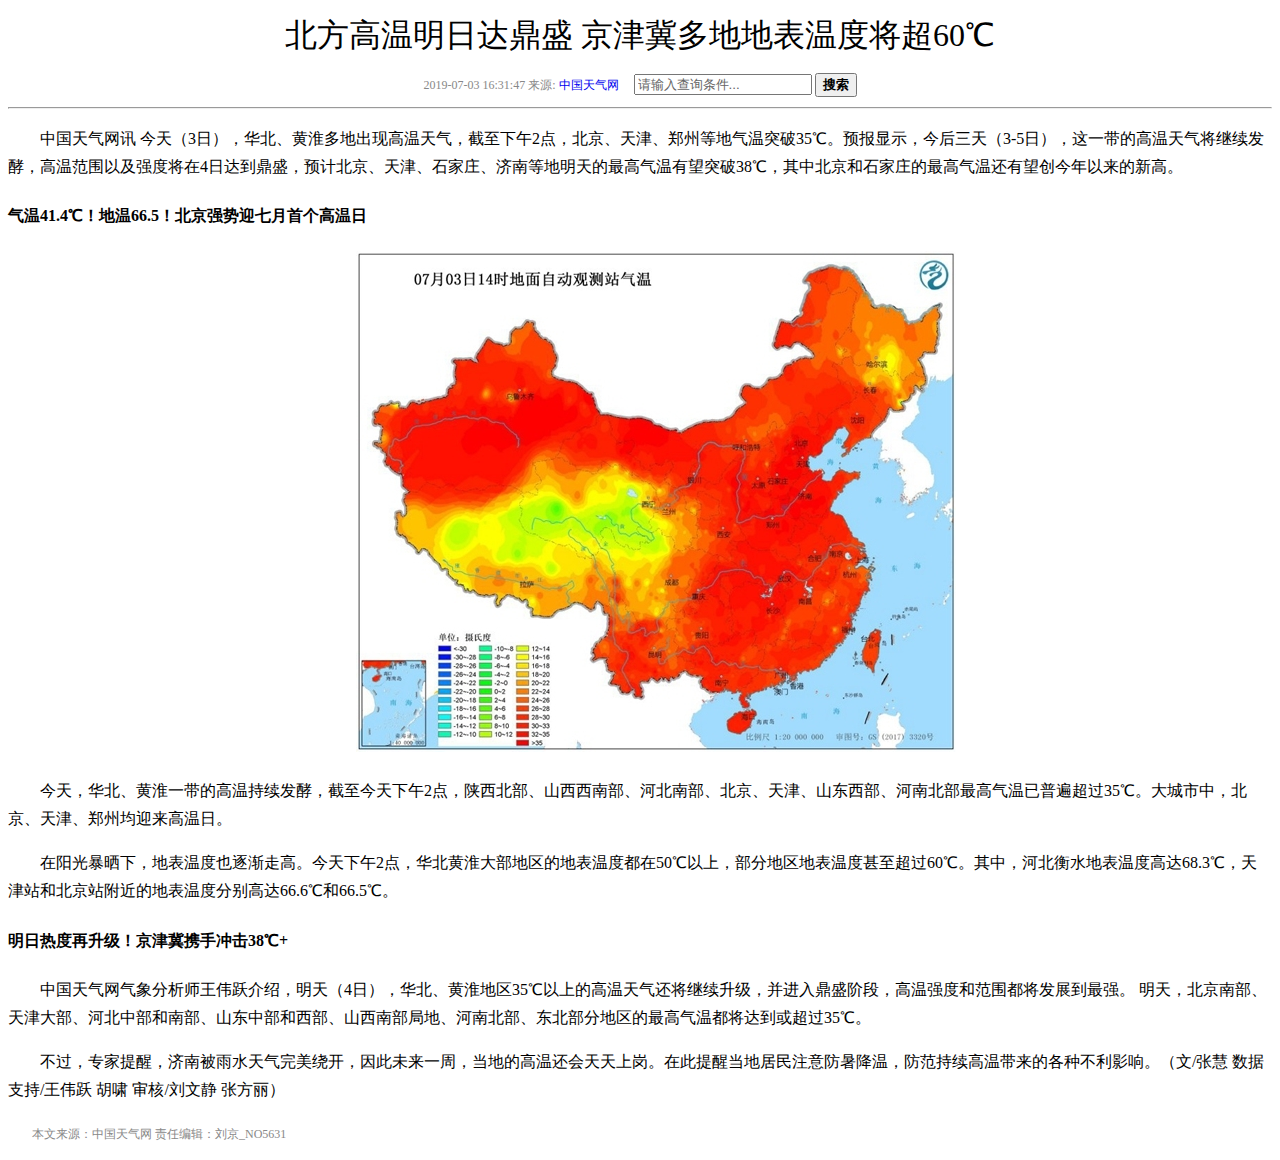
<file: 综合案例3/12.html>
<!DOCTYPE html>
<html lang="en">
<head>
    <meta charset="UTF-8">
    <meta name="viewport" content="width=device-width, initial-scale=1.0">
    <meta http-equiv="X-UA-Compatible" content="ie=edge">
    <title>Document</title>
    <style>
       body {
           font: 16px/28px 'Microsoft YaHei';
       }
       h1 {
        /* 文字不加粗 */
           font-weight: 400; 
           /* 让h1里面的文字水平居中对齐 */
           text-align: center;
       }
       a {
           text-decoration: none;
       }
       .gray {
           color: #888888;
           font-size: 12px;
           text-align: center;
       }
       .search {
           color: #666;
           /* #666666     #666
           #ff00ff    #f0f */
           width: 170px;
       }
       .btn {
           font-weight: 700;
       }
       p {
           /* 首行缩进2个字的距离 */
           text-indent: 2em;
       }
       .pic {
           /* 想要图片居中对齐,则是让它的父亲 p标签添加 水平居中的代码 */
           text-align: center;
       }
       .footer {
           color: #888888;
           font-size: 12px;
       }
    </style>
</head>
<body>
       <h1> 北方高温明日达鼎盛 京津冀多地地表温度将超60℃</h1>
       <div class="gray"> 2019-07-03 16:31:47 来源: <a href="#">中国天气网</a>　 
        <input type="text" value="请输入查询条件..." class="search">  <button class="btn">搜索</button>
    </div>
        <hr> 
        <p>中国天气网讯 今天（3日），华北、黄淮多地出现高温天气，截至下午2点，北京、天津、郑州等地气温突破35℃。预报显示，今后三天（3-5日），这一带的高温天气将继续发酵，高温范围以及强度将在4日达到鼎盛，预计北京、天津、石家庄、济南等地明天的最高气温有望突破38℃，其中北京和石家庄的最高气温还有望创今年以来的新高。</p>
        
        <h4>气温41.4℃！地温66.5！北京强势迎七月首个高温日</h4>
        <p class="pic">
            <img src="pic.jpeg" alt="">
        </p>
        <p>今天，华北、黄淮一带的高温持续发酵，截至今天下午2点，陕西北部、山西西南部、河北南部、北京、天津、山东西部、河南北部最高气温已普遍超过35℃。大城市中，北京、天津、郑州均迎来高温日。</p>
        
        
        
        <p>在阳光暴晒下，地表温度也逐渐走高。今天下午2点，华北黄淮大部地区的地表温度都在50℃以上，部分地区地表温度甚至超过60℃。其中，河北衡水地表温度高达68.3℃，天津站和北京站附近的地表温度分别高达66.6℃和66.5℃。</p>
        
        <h4>明日热度再升级！京津冀携手冲击38℃+</h4>
        <p>中国天气网气象分析师王伟跃介绍，明天（4日），华北、黄淮地区35℃以上的高温天气还将继续升级，并进入鼎盛阶段，高温强度和范围都将发展到最强。 明天，北京南部、天津大部、河北中部和南部、山东中部和西部、山西南部局地、河南北部、东北部分地区的最高气温都将达到或超过35℃。</p>
        
       <p> 不过，专家提醒，济南被雨水天气完美绕开，因此未来一周，当地的高温还会天天上岗。在此提醒当地居民注意防暑降温，防范持续高温带来的各种不利影响。（文/张慧 数据支持/王伟跃 胡啸 审核/刘文静 张方丽）</p>
        
       <p class="footer"> 本文来源：中国天气网 责任编辑：刘京_NO5631</p>
</body>
</html>
</file>
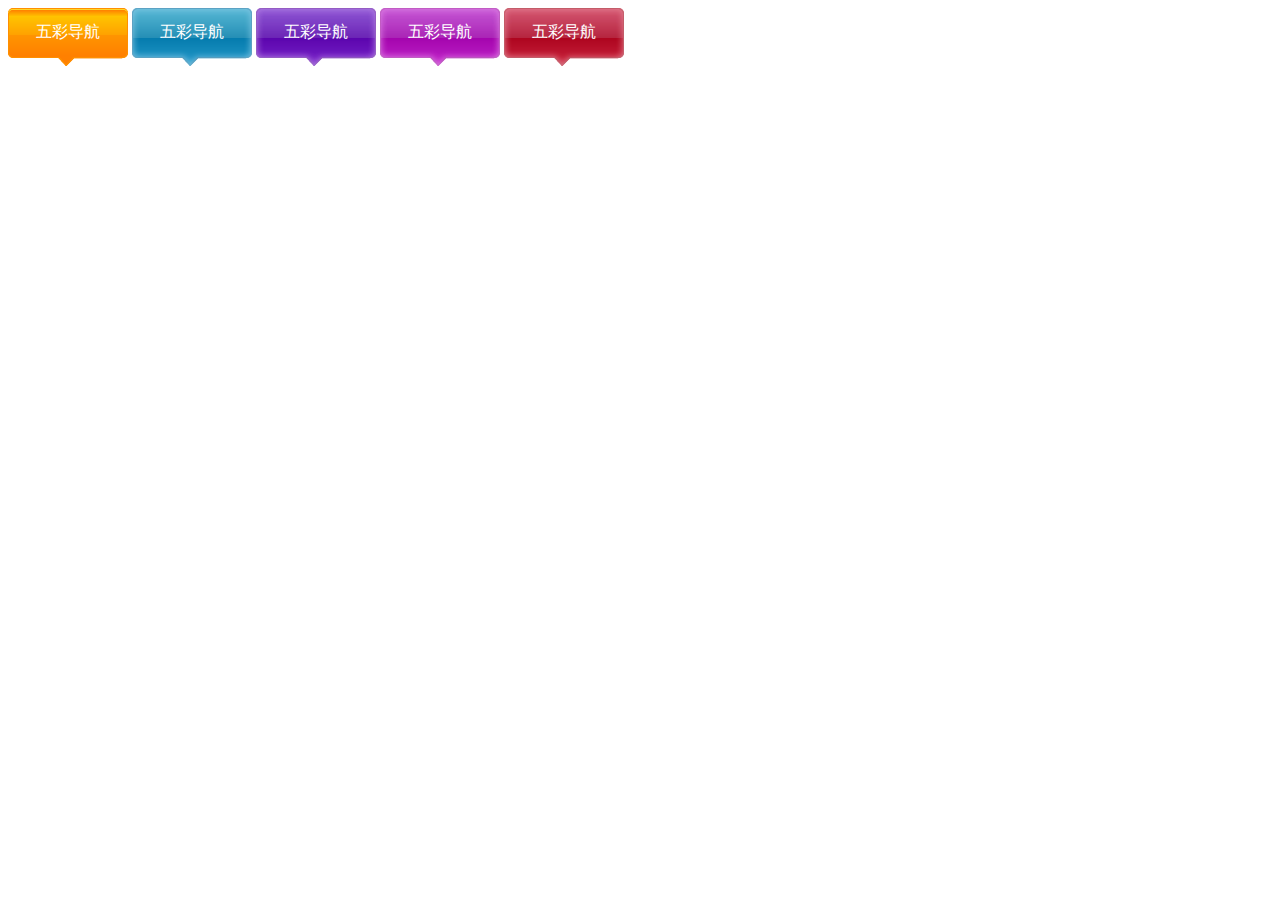
<file: 综合案例4/15.html>
<!DOCTYPE html>
<html lang="en">

<head>
    <meta charset="UTF-8">
    <meta http-equiv="X-UA-Compatible" content="IE=edge">
    <meta name="viewport" content="width=device-width, initial-scale=1.0">
    <title>Document</title>
    <style>
        .nav a {
            display: inline-block;
            width: 120px;
            height: 58px;
            background: pink;
            text-align: center;
            text-decoration: none;
            line-height: 48px;
            color: white;
        }

        .nav .bg1 {
            /* no-repeat是平铺的意思 */
            background: url(bg1.png) no-repeat;
        }

        .nav .bg1:hover {
            background-image: url(bg11.png);
        }

        .nav .bg2 {
            /* no-repeat是平铺的意思 */
            background: url(bg2.png) no-repeat;
        }

        .nav .bg2:hover {
            background-image: url(bg22.png);
        }

        .nav .bg3 {
            /* no-repeat是平铺的意思 */
            background: url(bg3.png) no-repeat;
        }

        .nav .bg3:hover {
            background-image: url(bg22.png);
        }

        .nav .bg4 {
            /* no-repeat是平铺的意思 */
            background: url(bg4.png) no-repeat;
        }

        .nav .bg4:hover {
            background-image: url(bg11.png);
        }

        .nav .bg5 {
            /* no-repeat是平铺的意思 */
            background: url(bg5.png) no-repeat;
        }

        .nav .bg5:hover {
            background-image: url(bg22.png);
        }
    </style>
</head>

<body>
    <div class="nav">
        <a href="#" class="bg1">五彩导航</a>
        <a href="#" class="bg2">五彩导航</a>
        <a href="#" class="bg3">五彩导航</a>
        <a href="#" class="bg4">五彩导航</a>
        <a href="#" class="bg5">五彩导航</a>
    </div>
</body>

</html>
</file>
<file: alibaixiu/css/index.css>
ul {
    list-style-type: none;
    margin: 0;
    padding: 0;
}

a {
    color: #666;
    text-decoration: none;
}

a:hover {
    text-decoration: none;
}
body{
    background-color: #f5f5f5;
}
.container{
    background-color: #fff;
}
/*修改container的最大宽度为1280*/
@media screen and (min-width: 1280px) {
    .container {
        width: 1280px;
    }
}

/*header*/
header {
    padding-left: 0 !important;
}

.logo {
    background-color: #429ad9;
}

.logo img {
    display: block;
    margin: 0 auto;
    /*width: 100%;*/
    /*logo图片不需要缩放*/
    max-width: 100%;
}
/*我们如果进入超小屏幕，logo就隐藏*/
/*事先准备一个盒子，平常是隐藏起来的，只有在超小屏幕下显示*/
.logo span{
    display: block;
    height: 50px;
    line-height: 50px;
    color: #fff;
    font-size: 18px;
    text-align: center;
}
/*nav*/
.nav {
    background-color: #eee;
    border-bottom: 1px solid #ccc;
}

.nav a {
    display: block;
    height: 50px;
    line-height: 50px;
    padding-left: 30px;
    font-size: 16px;
}
/*当我们进入小屏幕或者超小屏幕的时候，我们nav里面的li需要浮动起来
并且宽度是20%
*/
@media screen and (max-width: 991px){
    .nav li{
        float: left;
        width: 20%;
    }
    article{
        margin-top: 10px;
    }
}
/*
当我们进入超小屏幕，nav里面文字变小
 */
@media screen and (max-width: 767px){
    .nav li a{
        font-size: 14px;
        padding-left: 3px;
        overflow: hidden;
    }
    /*当我们处于超小屏幕，第一个li宽度是100%剩下的各占50%*/
    .news li:nth-child(1){
        width: 100%!important;
    }
    .news li{
        width: 50%!important;
    }
    .publish h3{
        font-size: 14px;
    }
}
.nav a:hover {
    background-color: #fff;
    color: #333;
}

.nav a:before {
    vertical-align: middle;
    padding-right: 5px;
}

.news li {
    float: left;
    width: 25%;
    height: 128px;
    padding-right: 10px;
    margin-bottom: 10px;
}

.news li a {
    position: relative;
    display: block;
    width: 100%;
    height: 100%;

}

.news li a img {
    width: 100%;
    height: 100%;
}

.news li:nth-child(1) {
    width: 50%;
    height: 266px;
}


.news li:nth-child(1) p {
    line-height: 41px;
    font-size: 20px;
    padding:0 10px;
}

.news li a img {
    width: 100%;
    height: 100%;
}

.news li a p {
    position: absolute;
    bottom: 0;
    left: 0;
    width: 100%;
    height: 41px;
    margin-bottom: 0;
    padding: 5px 10px;
    background-color: rgba(0, 0, 0, .5);
    font-size: 12px;
    color: #fff;
}
.publish{
    border-top: 1px solid #ccc;
}
.publish .row{
    border-bottom: 1px solid #ccc;
    padding: 10px 0;
}
.pic{
    margin-top: 10px;
}
.banner img{
    width: 100%;
}
.hot{
    display: block;
    margin-top: 20px;
    border: 1px solid #ccc;
    padding: 0 20px 20px;
}
.hot span{
    border-radius: 0;
    margin-bottom: 20px;
}
.hot p {
    font-size: 12px;
}
</file>
<file: jd/css/index.css>
* {
    -webkit-tap-highlight-color: transparent;
    -webkit-appearance: none;
}

/* 清除浮动影响 */
.clearfix:after {
    visibility: hidden;
    clear: both;
    display: block;
    content: ".";
    height: 0
}

.clearfix {
    *zoom: 1
}

/* body部分 */
body {
    width: 100%;
    min-width: 320px;
    max-width: 640px;
    margin: 0 auto;
    font-size: 14px;
    font-family: -apple-system, Helvetica, sans-serif;
    line-height: 1.5;
}

a {
    color: #666;
    text-decoration: none;
}

img {
    vertical-align: top;
}

div {
    box-sizing: border-box;
}

/* app部分 */
.app {
    height: 45px;
}

.app ul {
    margin: 0;
    padding: 0;
    list-style: none;
}

.app ul li {
    float: left;
    height: 45px;
    line-height: 45px;
    background-color: #333;
    text-align: center;
    color: #fff;
}

.app ul li:nth-child(1) {
    width: 8%;
}

.app ul li:nth-child(1) img {
    width: 10px;
}

.app ul li:nth-child(2) {
    width: 10%;
}

.app ul li:nth-child(2) img {
    width: 30px;
    vertical-align: middle;
}

.app ul li:nth-child(3) {
    width: 57%;
}

.app ul li:nth-child(4) {
    width: 25%;
    background-color: #F63515;
}

/* 搜索 */
.search-warp {
    /* 这里用固定定位 */
    position: fixed;
    overflow: hidden;
    height: 44px;
    width: 100%;
    min-width: 320px;
    max-width: 640px;
}

.search-btn {
    position: absolute;
    top: 0;
    left: 0;
    width: 40px;
    height: 44px;
}

.search-login {
    position: absolute;
    top: 0;
    right: 0;
    width: 40px;
    height: 44px;
    color: #fff;
    line-height: 44px;
}

.search-btn::before {
    content: '';
    display: block;
    width: 20px;
    height: 18px;
    background: url(../images/s-btn.png) no-repeat;
    background-size: 20px 18px;
    margin: 14px 0 0 15px;
}

.search {
    position: relative;
    height: 30px;
    background-color: #fff;
    margin: 0 50px;
    border-radius: 15px;
    margin-top: 7px;
}

.jd-icon {
    width: 20px;
    height: 15px;
    position: absolute;
    top: 8px;
    left: 13px;
    background: url(../images/jd.png) no-repeat;
    background-size: 20px 15px;
}

.jd-icon::after {
    content: '';
    display: block;
    width: 1px;
    height: 15px;
    background-color: #ccc;
    position: absolute;
    right: -8px;
    top: 0;
}

.sou {
    position: absolute;
    top: 8px;
    left: 50px;
    width: 18px;
    height: 15px;
    background: url(../images/jd-sprites.png) no-repeat -81px 0;
    background-size: 200px auto;
}

.slider img {
    width: 100%;
}

/* 品牌日 */
.brand {
    overflow: hidden;
    border-radius: 10px 10px 0 0;
}

.brand div {
    float: left;
    width: 33.3333%;
}

.brand div img {
    width: 100%;
}

/* nav */

nav {
    padding-top: 5px;
}

nav a {
    float: left;
    width: 20%;
    text-align: center;
}

nav a img {
    width: 40px;
    margin: 10px 0;
}

nav a span {
    display: block;
}

/* news */
.news {
    margin-top: 20px;
}

.news img {
    width: 100%;
}

.news a {
    float: left;
    box-sizing: border-box;
}

.news a:nth-child(1) {
    width: 50%;
}

.news a:nth-child(n+2) {
    width: 25%;
    border: 1px solid #ccc;
}
</file>
<file: xc/css/index.css>
a {
    color: #222;
}

body {
    max-width: 540px;
    min-width: 320px;
    margin: 0 auto;
    font: normal 14px/1.5 Tahoma, "Lucida Grande", Verdana, "Microsoft Yahei", STXihei, hei;
    color: #000;
    background: #f2f2f2;
    overflow-x: hidden;
    -webkit-tap-highlight-color: transparent;
}

ul {
    list-style: none;
    margin: 0;
    padding: 0;
}

a {
    text-decoration: none;
}

div {
    box-sizing: border-box;
}

/* 搜索模块 */
.search-index {
    display: flex;
    /* 固定定位和父级没有关系，它以屏幕为准 */
    position: fixed;
    top: 0;
    left: 50%;
    /* 固定的盒子应该有宽度 */
    -webkit-transform: translateX(-50%);
    transform: translateX(-50%);
    width: 100%;
    min-width: 320px;
    max-width: 540px;
    height: 44px;
    background-color: #f6f6f6;
    border-top: 1px solid #ccc;
    border-bottom: 1px solid #ccc;
}

.search {
    position: relative;
    height: 26px;
    border: 1px solid #ccc;
    flex: 1;
    font-size: 12px;
    color: #666;
    line-height: 24px;
    padding-left: 25px;
    margin: 7px 10px;
    border-radius: 5px;
    box-shadow: 0 2px 4px rgba(0, 0, 0, .2);
}

.search::before {
    content: '';
    position: absolute;
    top: 5px;
    left: 5px;
    width: 15px;
    height: 15px;
    background: url(../images/sprite.png) no-repeat -59px -279px;
    background-size: 104px auto;
}

.user {
    width: 44px;
    height: 44px;
    font-size: 12px;
    text-align: center;
    color: #2eaae0;
}

.user::before {
    content: '';
    display: block;
    width: 23px;
    height: 23px;
    background: url(../images/sprite.png) no-repeat -59px -194px;
    /* 这里一定要记着缩放 */
    background-size: 104px auto;
    margin: 4px auto -2px;
}

/* focus */
.focus {
    margin-top: 44px;
}

.focus img {
    width: 100%;
}

/* 局部导航栏 */
.local-nav {
    display: flex;
    height: 64px;
    background-color: #fff;
    margin: 3px 4px;
    border-radius: 8px;
}

.local-nav li {
    flex: 1;
}

.local-nav a {
    display: flex;
    flex-direction: column;
    /* 侧轴居中对齐 */
    /* 这个是单行的 */
    align-items: center;
    font-size: 12px;
}

.local-nav li [class^="local-nav-icon"] {
    width: 32px;
    height: 32px;
    background-color: pink;
    margin-top: 8px;
    background: url(../images/localnav_bg.png) no-repeat 0 0;
    background-size: 32px auto;
}

.local-nav li .local-nav-icon-icon2 {
    background-position: 0 -32px;
}

.local-nav li .local-nav-icon-icon3 {
    background-position: 0 -64px;
}

.local-nav li .local-nav-icon-icon4 {
    background-position: 0 -96px;
}

.local-nav li .local-nav-icon-icon5 {
    background-position: 0 -128px;
}

/* nav */
nav {
    overflow: hidden;
    border-radius: 8px;
    margin: 0 4px 3px;
}

.nav-common {
    display: flex;
    height: 88px;
}

.nav-common:nth-child(2) {
    margin: 3px 0;
}

.nav-items {
    flex: 1;
    display: flex;
    /* 把主轴变成y轴 */
    flex-direction: column;
}

/* -n+2表示前两个 */
.nav-items:nth-child(-n+2) {
    border-right: 1px solid #fff;
}

.nav-items a {
    flex: 1;
    text-align: center;
    line-height: 44px;
    color: #fff;
    font-size: 14px;
    /* 文字阴影 */
    text-shadow: 1px 1px rgba(0, 0, 0, .2);
}

.nav-items a:nth-child(1) {
    border-bottom: 1px solid #fff;
}

.nav-items:nth-child(1) a {
    border: 0;
    background: url(../images/hotel.png) no-repeat bottom center;
    background-size: 121px auto;
}

.nav-common:nth-child(1) {
    background: -webkit-linear-gradient(left, #ea5a55, #fa994d);
}

.nav-common:nth-child(2) {
    background: -webkit-linear-gradient(left, #4b90ed, #53bced);
}

.nav-common:nth-child(3) {
    background: -webkit-linear-gradient(left, #34c2a9, #6cd559);
}

/* subnav-entry */
.subnav-entry {
    display: flex;
    border-radius: 8px;
    background-color: #fff;
    margin: 0 4px;
    flex-wrap: wrap;
    padding: 5px 0;
}

.subnav-entry li {
    /* 里面的子盒子可以写百分比，相对于父级来说的 */
    flex: 20%;
}

.subnav-entry a {
    display: flex;
    flex-direction: column;
    align-items: center;
}

.subnav-entry li [class^="subnav-entry-icon"] {
    width: 28px;
    height: 28px;
    margin-top: 4px;
    background: url(../images/subnav-bg.png) no-repeat;
    background-size: 28px auto;
}

/* sales-box */
.sales-box {
    border-top: 1px solid #ccc;
    background-color: #fff;
    margin: 4px;
}

.sales-hd {
    position: relative;
    height: 44px;
    border-bottom: 1px solid #ccc;
}

.sales-hd h2 {
    position: relative;
    text-indent: -999px;
    overflow: hidden;
}

.sales-hd h2::after {
    content: '';
    position: absolute;
    top: 8px;
    left: 20px;
    width: 79px;
    height: 15px;
    background: url(../images/hot.png) no-repeat 0 -20px;
    background-size: 79px auto;
}

.more {
    position: absolute;
    right: 5px;
    top: 0px;
    background: -webkit-linear-gradient(left, #FF506c, #ff6bc6);
    border-radius: 15px;
    padding: 3px 20px 3px 10px;
    color: #fff;
}

.more::before {
    content: '';
    position: absolute;
    top: 9px;
    right: 9px;
    width: 7px;
    height: 7px;
    /* 制作小三角 */
    border-top: 2px solid #fff;
    border-right: 2px solid #fff;
    transform: rotate(45deg);
}

.row {
    display: flex;
}

.row a {
    flex: 1;
    border-bottom: 1px solid #ccc;
}

.row a img {
    width: 100%;
}

.row a:nth-child(1) {
    border-right: 1px solid #ccc;
}
</file>
<file: xiaoumm/css/index.css>
body {
  min-width: 320px;
  max-width: 750px;
  margin: 0 auto;
  background-color: #f2f4f7;
}
a {
  text-decoration: none;
  color: #707070;
}
@media screen and (min-width: 750px) {
  html {
    font-size: 37.5px !important;
  }
}
.warp {
  background-color: #fff;
  padding-bottom: 1.146667rem;
}
.header {
  height: 2.133333rem;
  border-bottom: 1px solid #eaeaea;
  text-align: center;
  line-height: 2.133333rem;
  font-size: 0.933333rem;
  color: #1c1c1c;
}
.nav {
  display: flex;
  flex-wrap: wrap;
  padding: 1.2rem 0 1.6rem 0;
}
.nav .item {
  display: flex;
  width: 33.33%;
  flex-direction: column;
  align-items: center;
}
.nav .item img {
  width: 3.706667rem;
  height: 3.706667rem;
}
.nav .item span {
  font-size: 0.666667rem;
  color: #707070;
}
.nav .item:nth-child(-n + 3) {
  margin-bottom: 1.653333rem;
}
.go {
  margin: 0 0.266667rem 0 0.48rem;
}
.content {
  padding: 1.066667rem 0.64rem;
  background-color: #fff;
  margin-top: 0.266667rem;
}
.content .con-hd {
  display: flex;
  justify-content: space-between;
  height: 1.013333rem;
  line-height: 1.013333rem;
  margin-bottom: 0.906667rem;
}
.content .con-hd h4 {
  margin: 0;
  font-size: 0.746667rem;
  color: #333333;
}
.content .con-hd h4 .icon {
  display: inline-block;
  width: 1.013333rem;
  height: 1.013333rem;
  vertical-align: middle;
}
.content .con-hd .more {
  font-size: 0.586667rem;
  color: #999999;
}
.get_job_focus {
  position: relative;
}
.get_job_focus .swiper-container {
  height: 100%;
  width: 14.4rem;
}
.get_job_focus .swiper-slide {
  text-align: center;
  font-size: 18px;
  background: #fff;
  /* Center slide text vertically */
  flex-direction: column;
  /* Center slide text vertically */
  display: -webkit-box;
  display: -ms-flexbox;
  display: -webkit-flex;
  display: flex;
  -webkit-box-pack: center;
  -ms-flex-pack: center;
  -webkit-justify-content: center;
  justify-content: center;
  -webkit-box-align: center;
  -ms-flex-align: center;
  -webkit-align-items: center;
  align-items: center;
  transition: 300ms;
  transform: scale(0.8);
  opacity: 0.4;
}
.get_job_focus .swiper-slide a {
  width: 9.013333rem;
  height: 10.026667rem;
}
.get_job_focus .swiper-slide a img {
  width: 100%;
  height: 100%;
}
.get_job_focus .swiper-slide p {
  width: 9.013333rem;
  font-size: 0.666667rem;
  margin-top: 0.64rem;
  color: #333;
}
.get_job_focus .swiper-slide-active,
.get_job_focus .swiper-slide-duplicate-active {
  transform: scale(1);
  z-index: 999;
  opacity: 1;
}
.get_job_focus .swiper-button-next,
.get_job_focus .swiper-button-prev {
  outline: none;
}
.get_job_focus .swiper-button-next:after,
.get_job_focus .swiper-button-prev:after {
  font-size: 1.066667rem;
  color: #333;
}
.study_con {
  padding-bottom: 3.733333rem;
}
.study .study_fo {
  padding: 0.266667rem;
}
.study .swiper-slide {
  font-size: 18px;
  background: #fff;
  width: 7.733333rem;
  height: 9.066667rem;
  background-color: #fff;
  border-radius: 0.266667rem;
  box-shadow: 0 0px 10px rgba(0, 0, 0, 0.1);
}
.study .swiper-slide h5 {
  font-size: 0.693333rem;
  margin: 0.533333rem 0;
  font-weight: 400;
  padding: 0 0.266667rem;
}
.study .swiper-slide p {
  font-size: 0.693333rem;
  color: #ff4400;
  padding: 0 0.266667rem;
}
.footer {
  position: fixed;
  left: 0;
  bottom: 0;
  height: 2.933333rem;
  width: 100%;
  z-index: 99999;
  display: flex;
  padding: 0.533333rem;
  background-color: #fff;
  border-top: 1px solid #ccc;
}
.footer .item {
  flex: 1;
  display: flex;
  flex-direction: column;
  align-items: center;
}
.footer .item img {
  width: 1.04rem;
  height: 1.093333rem;
}
.footer .item p {
  font-size: 0.586667rem;
  color: #666666;
  margin-top: 0.266667rem;
}
</file>
<file: 综合案例5/style.css>
* {
    padding: 0;
    margin: 0;
}

li {
    list-style: none;
}

a {
    text-decoration: none;
}

body {
    background: #f3f5f7;
}

.w {
    width: 1200px;
    margin: 0 auto;
}


.clearfix:before,
.clearfix:after {
    content: "";
    display: table;
}

.clearfix:after {
    clear: both;
}

.clearfix {
    *zoom: 1
}

.header {
    height: 42px;
    /* 注意这个地方会层叠w里面的margin属性 */
    margin: 30px auto;

}

.logo {
    float: left;
    width: 198px;
    height: 42px;
}

.nav {
    float: left;
    margin-left: 60px;
}

.nav ul li {
    float: left;
    margin: 0 15px;
}

.nav ul li a {
    /* a是行内元素 */
    display: block;
    height: 42px;
    padding: 0 10px;
    /* 让文字垂直居中 */
    line-height: 42px;
    font-size: 18px;
    color: #050505;
}

.nav ul li a:hover {
    /* 设置下边框 */
    border-bottom: 2px solid #00a4ff;
    color: #00a4ff;
}

/* search搜索模块 */
.search {
    float: left;
    width: 412px;
    height: 42px;
    margin-left: 50px;
}

.search input {
    float: left;
    width: 346px;
    height: 40px;
    border: 1px solid #00a4ff;
    border-right: 0;
    color: #bfbfbf;
    font-size: 14px;
    /* 这里用了padding-left,我们的input盒子已经设置了宽，所以要再去减去这个宽度 */
    padding-left: 15px;
}

.search button {
    float: left;
    width: 50px;
    height: 42px;
    background-color: blue;
    /* button默认有个边框，需要我们手动去掉 */
    border: 0;
    background: url(images/btn.png);
}

.user {
    float: right;
    line-height: 42px;
    margin-right: 30px;
    font-size: 14px;
    color: #666;
}

/* banner区域 */
.banner {
    height: 421px;
    background-color: #1c036c;
}

.banner .w {
    height: 421px;
    background: url(images/banner2.png) no-repeat top center;
}

.subnav {
    float: left;
    width: 190px;
    height: 421px;
    background: rgba(0, 0, 0, 0.3);
}

.subnav ul li {
    height: 45px;
    line-height: 45px;
    padding: 0 20px;
}

.subnav ul li a {
    font-size: 14px;
    color: #fff;
}

.subnav ul li a span {
    float: right;
}

.subnav ul li a:hover {
    color: #00a4ff;
}

.course {
    float: right;
    width: 230px;
    height: 300px;
    background-color: #fff;
    /* 浮动的盒子不会有外边距合并问题 */
    margin-top: 50px;
}

.course h2 {
    height: 48px;
    background-color: #9bceea;
    text-align: center;
    line-height: 48px;
    font-size: 18px;
    color: #fff;
}

.bd {
    padding: 0 22px;
}

.bd ul li {
    padding: 14px 0;
    border-bottom: 1px solid #ccc;
}

.bd ul li h4 {
    font-size: 16px;
    color: #4e4e4e;
}

.bd ul li p {
    font-size: 12px;
    color: #a5a5a5;
}

.bd .more {
    display: block;
    height: 38px;
    border: 1px solid #00a4ff;
    margin-top: 5px;
    text-align: center;
    line-height: 38px;
    color: #00a4ff;
    font-size: 16px;
    font-weight: 700;
}

/* 精品推荐模块 */
.goods {
    height: 60px;
    background-color: #fff;
    margin-top: 10px;
    box-shadow: 0 2px 3px 3px rgba(0, 0, 0, 0.1);
    /* 行高会继承给三个孩子 */
    line-height: 60px;
}

.goods h3 {
    float: left;
    margin-left: 30px;
    font-size: 16px;
    color: #00a4ff;
}

.goods ul {
    float: left;
    margin-left: 30px;
}

.goods ul li {
    float: left;
}

.goods ul li a {
    padding: 0 30px;
    font-size: 16px;
    color: #050505;
    border-left: 1px solid #ccc;
}

.mod {
    float: right;
    margin-right: 30px;
    font-size: 14px;
    color: #00a4ff;
}

.box {
    margin-top: 30px;
}

.box-hd {
    height: 45px;
}

.box-hd h3 {
    float: left;
    font-size: 20px;
    color: #494949;
}

.box-hd a {
    float: right;
    font-size: 12px;
    color: #a5a5a5;
    margin-top: 10px;
    margin-right: 30px;
}

/* 这里在添加了margin-right后，会出现一个问题。ul盒子无法装全内容
之前我们采用的是给最后一个盒子取名，之后吧margin-right给清0
这次我们换一个做法，就是让ul修改的足够宽。因为我们的ul也看不出来。所以没有
太大的影响
*/
.box-bd ul {
    width: 1225px;
}

.box-bd ul li {
    float: left;
    width: 228px;
    height: 270px;
    margin-right: 15px;
    margin-bottom: 15px;
}

.box-bd ul li img {
    width: 100%;
}

.box-bd ul li h4 {
    margin: 20px 20px 20px 25px;
    font-size: 14px;
    font-weight: 400;

}

.box-bd .info {
    margin: 0 20px 0 25px;
    font-size: 12px;
    color: #999;
}

.box-bd .info span {
    color: #ff7c2d;
}

.footer {
    height: 415px;
    background-color: #fff;
}

.footer .w {
    /* 这里不能写margin-top因为会有外边距合并的问题 */
    padding-top: 35px;
}

.copyright {
    float: left;
}

.copyright p,
.copyright p a {
    font-size: 12px;
    color: #666;
    margin: 20px 0 15px 0;
}

.copyright .app {
    display: block;
    width: 118px;
    height: 33px;
    border: 1px solid #00a4ff;
    text-align: center;
    line-height: 33px;
    color: #00a4ff;
    font-size: 16px;
}

.links {
    float: right;
}

.links dl {
    float: left;
    margin-left: 100px;
}

.links dl dt {
    font-size: 16px;
    color: #333;
    margin-bottom: 5px;
}

.links dl dd a {
    color: #333;
    font-size: 12px;
}
</file>
<file: 苏宁易购/css/index.css>
html {
  font-size: 50px;
}
@media screen and (min-width: 320px) {
  html {
    font-size: 21.33333333px;
  }
}
@media screen and (min-width: 360px) {
  html {
    font-size: 24px;
  }
}
@media screen and (min-width: 375px) {
  html {
    font-size: 25px;
  }
}
@media screen and (min-width: 384px) {
  html {
    font-size: 25.6px;
  }
}
@media screen and (min-width: 400px) {
  html {
    font-size: 26.66666667px;
  }
}
@media screen and (min-width: 414px) {
  html {
    font-size: 27.6px;
  }
}
@media screen and (min-width: 424px) {
  html {
    font-size: 28.26666667px;
  }
}
@media screen and (min-width: 480px) {
  html {
    font-size: 32px;
  }
}
@media screen and (min-width: 540px) {
  html {
    font-size: 36px;
  }
}
@media screen and (min-width: 720px) {
  html {
    font-size: 48px;
  }
}
@media screen and (min-width: 750px) {
  html {
    font-size: 50px;
  }
}
a {
  text-decoration: none;
}
body {
  min-width: 320px;
  width: 15rem;
  margin: 0 auto;
  line-height: 1.5;
  font-family: Arial, Helvetica, serif;
  background: #f2f2f2;
}
.search-content {
  display: flex;
  position: fixed;
  top: 0;
  left: 50%;
  transform: translateX(-50%);
  width: 15rem;
  height: 1.76rem;
  background: #ffc001;
}
.search-content .classfiy {
  width: 0.88rem;
  height: 1.4rem;
  background: url("../images/classify.png") no-repeat;
  background-size: 0.88rem 1.4rem;
  margin: 0.22rem 0.5rem 0.14rem 0.48rem;
}
.search-content .search {
  flex: 1;
}
.search-content .search input {
  outline: none;
  width: 100%;
  height: 1.32rem;
  border-radius: 0.66rem;
  background-color: #fff2cc;
  margin-top: 0.24rem;
  font-size: 0.5rem;
  padding-left: 1.1rem;
  color: #757575;
}
.search-content .login {
  width: 1.5rem;
  height: 1.4rem;
  line-height: 1.4rem;
  margin: 0.2rem;
  font-size: 0.5rem;
  text-align: center;
  color: #fff;
}
.banner {
  width: 15rem;
  height: 7.36rem;
}
.banner img {
  width: 100%;
  height: 100%;
}
.ad {
  display: flex;
}
.ad a {
  flex: 1;
}
.ad a img {
  width: 100%;
}
nav {
  width: 15rem;
}
nav a {
  float: left;
  width: 3rem;
  height: 2.8rem;
  text-align: center;
}
nav a img {
  display: block;
  width: 1.64rem;
  height: 1.64rem;
  margin: 0.2rem auto 0;
}
nav a span {
  font-size: 0.5rem;
  color: #333;
}
</file>
<file: 苏宁易购2/css/index.css>
body{
    min-width: 320px;
    max-width: 750px;
    width: 10rem;
    margin: 0 auto;
    line-height: 1.5;
    font-family: Arial, serif;
    background: #f2f2f2;
}
img{
    width: 1.09rem;
    height: 1.00rem;
}
/*如果我们的屏幕超过了750px 那么我们就按照750的设计稿来走，不会让我们的页面超过
750
*/
@media screen and (min-width: 750px) {
    html{
        font-size: 75px!important;

    }
}
.search-content{
    display: flex;
    position: fixed;
    top: 0;
    left: 50%;
    transform: translateX(-50%);
    width: 10.00rem;
    height: 1.17rem;
    background-color: #ffc001;
}
.classfiy{
    width: 0.59rem;
    height: 0.93rem;
    margin: 0.15rem 0.33rem 0.13rem;
    background: url("../images/classify.png");
    background-size: 0.59rem 0.93rem;
}
.search{
    flex: 1;
}
a{
    text-decoration: none;
    font-size: 0.33rem;
}
.login{
    width: 1.00rem;
    height: 0.93rem;
    margin: 0.13rem;
    line-height: 0.93rem;
    font-size: 0.33rem;
    color: #f2f2f2;
}
.search input{
    outline: none;
    border: 0;
    width: 100%;
    height: 0.88rem;
    font-size: 0.33rem;
    background-color: #fff2cc;
    margin-top: 0.13rem;
    border-radius: 0.44rem;
    color: #757575;
    padding-left: 0.73rem;
}
</file>
